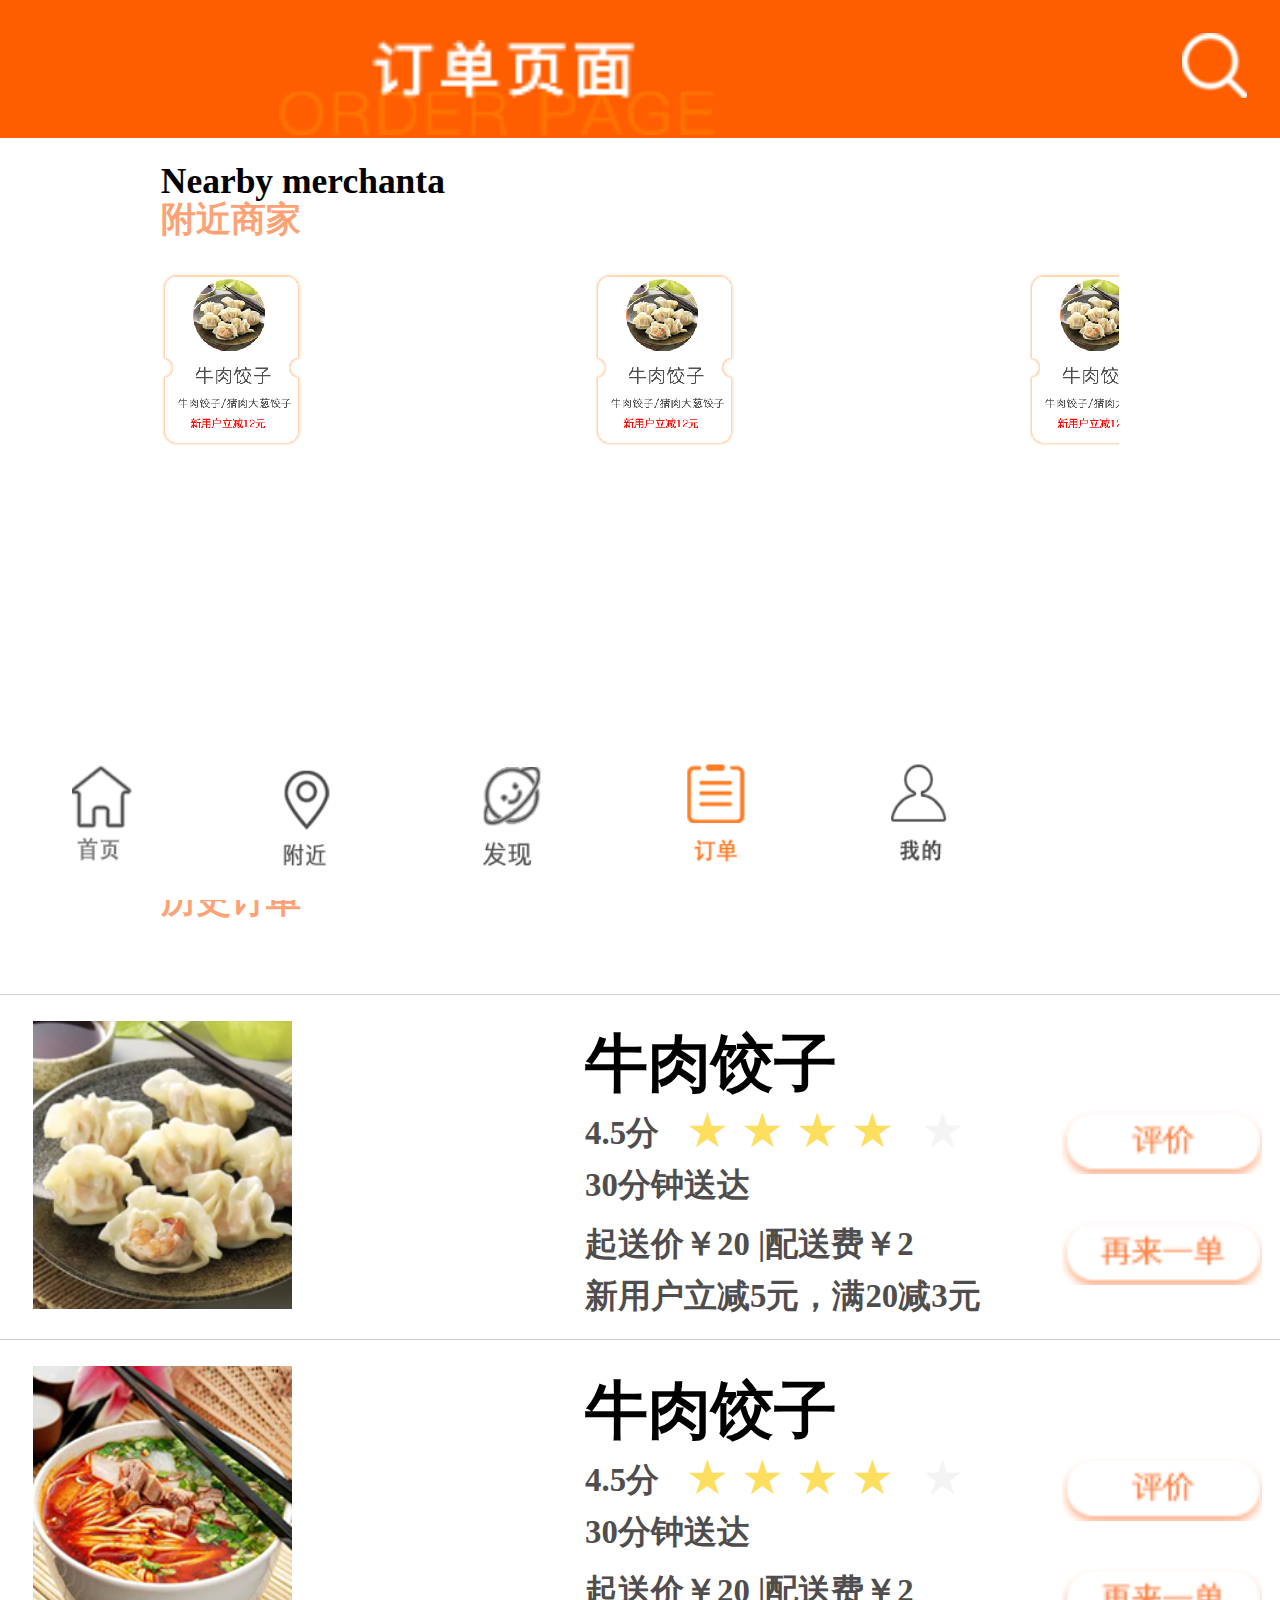
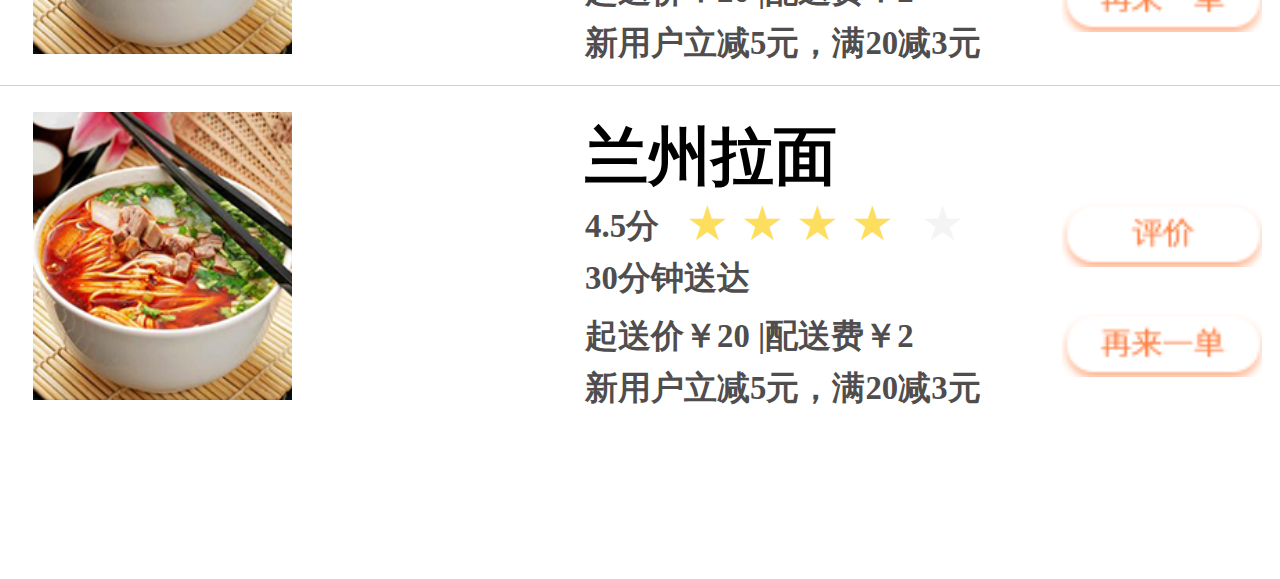
<file: ddxq.html>
<!DOCTYPE html>
<html lang="en">
<head>
	<meta charset="UTF-8">
	<title>订单详情</title>
	<meta name="viewport" content="width=device-width initial-scale=1.0 user-scalable=no" >
	<link rel="stylesheet" href="css/sjcc.css">
	<link rel="stylesheet" href="css/ddxq.css">
</head>
<body>
	<!-- 头部开始 -->
	<header>
		<div class="top">
			<div class="lasta">
				<div class="dp">
					<img src="img/shangpingxiangqing/dingdanyemian.png" alt="">
				</div>
				<div class="fx">
					<div class="fenxiang">
						<img src="img/sousuo.png" alt="">
					</div>
					</div>
				</div>
			</div>
	</header>
	<!-- 头部结束 -->
	<!-- 内容开始 -->
	<main>
		<div class="container">
		<div class="tm">
			<div class="right">
				<h2>Nearby merchanta<p>附近商家</p></h2>
				
			</div>
			<div class="sj">
				<ul>
					<li>
						<img src="img/dingdan1.png" alt="">
					</li>
					<li>
						<img src="img/dingdan1.png" alt="">
					</li>
					<li>
						<img src="img/dingdan1.png" alt="">
					</li>
					<li>
						<img src="img/dingdan1.png" alt="">
					</li>
					<li>
						<img src="img/dingdan1.png" alt="">
					</li>
				</ul>
			</div>

			
	</main>
	<!-- 内容结束 -->
	<!-- 列表 -->
	<div class="nr">
	<div class="container">
	<div class="tm tm2">
			<div class="right">
				<h2>Historical order<p>历史订单</p></h2>
			</div>
		</div></div>
	<div class="list">

		<div class="lb">
			<ul>
				<li>
				<a href="dpxq.html">
				<div class="y">
					<div class="mc">
						<h1>牛肉饺子</h1>
					</div>
					<div class="pf">
					<h6>4.5分</h6>
					<span>★ ★ ★ ★ </span>
					<span> ★ </span>
					<div class="wz">
						<img src="img/shangpingxiangqing/pingjia (2).png" alt="">
					</div>
				    <div class="pf">
					<h6>30分钟送达</h6>
					</div>
					<div class="pf">
					<h6>起送价￥20 |配送费￥2</h6>
					<div class="wz">
						<img src="img/shangpingxiangqing/zailaiyidan.png" alt="">
					</div>
					<p>新用户立减5元，满20减3元</p>
						
					</div>
					</div>
					</div>
					<div class="z">
						<img src="img/lb1.png" alt="">
					</div>

					<div class="y">
					<div class="mc">
						<h1>牛肉饺子</h1>
					</div>
					<div class="pf">
					<h6>4.5分</h6>
					<span>★ ★ ★ ★ </span>
					<span> ★ </span>
					<div class="wz">
						<img src="img/shangpingxiangqing/pingjia (2).png" alt="">
			
					</div>
				    <div class="pf">
					<h6>30分钟送达</h6>
					</div>
					<div class="pf">
					<h6>起送价￥20 |配送费￥2</h6>
					<div class="wz">
						<img src="img/shangpingxiangqing/zailaiyidan.png" alt="">
					</div>
					<p>新用户立减5元，满20减3元</p>
						
					</div>
					</div>
					</div>
					</a>
				</li>
				<li>
						<div class="z">
						<img src="img/lb2.png" alt="">
					</div>
					<div class="y">
					<div class="mc">
						<h1>兰州拉面</h1>
					</div>
					<div class="pf">
					<h6>4.5分</h6>
					<span>★ ★ ★ ★ </span>
					<span> ★ </span>
					<div class="wz">
						<img src="img/shangpingxiangqing/pingjia (2).png" alt="">
			
					</div>
				    <div class="pf">
					<h6>30分钟送达</h6>
					</div>
					<div class="pf">
					<h6>起送价￥20 |配送费￥2</h6>
					<div class="wz">
						<img src="img/shangpingxiangqing/zailaiyidan.png" alt="">
					</div>
					<p>新用户立减5元，满20减3元</p>
						
					</div>
					</div>
						

					</div>
				</li>
				<li>
						<div class="z">
						<img src="img/lb2.png" alt="">
					</div>
					
				</li>
			</ul>
		</div>
	</div>
	<div class="kb"></div>
	</div>

	<!-- 底部 -->
	<footer>
	<div class="dibu">
				<a href="index.html"><img src="img/shouyehui.png" alt="" class="sy"></a>
				<img src="img/fujinhui.png" alt="" class="fujian">
				<img src="img/faxianhui.png" alt="" class="faxian">
				<a href="ddxq.html"><img src="img/dingdanju.png" alt="" class="dingdan"></a>
				<a href="grym.html"><img src="img/wodehui.png" alt="" class="wode">
				</a>
		</div>
	</footer>
	</div>
		</div>
</body>
</html>
</file>
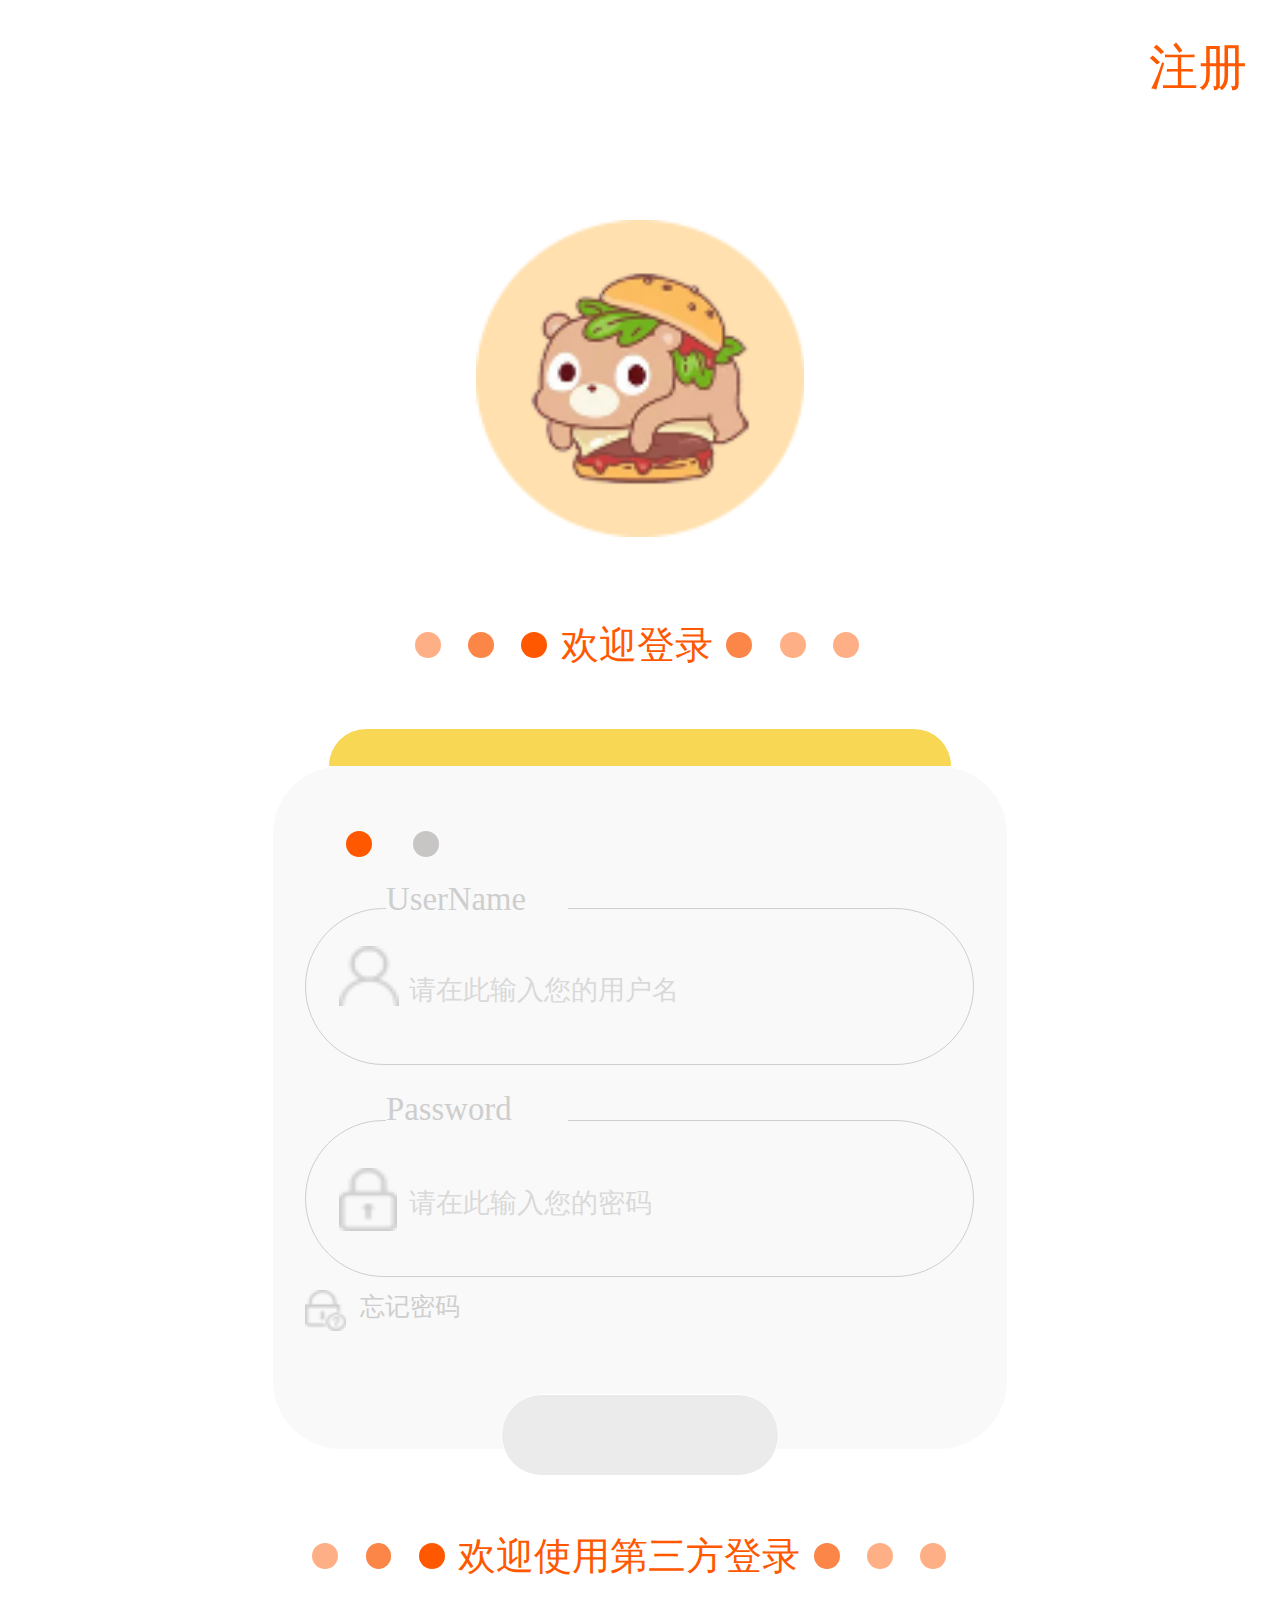
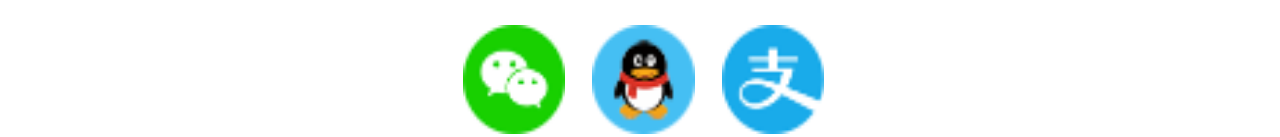
<file: dl.html>
<!DOCTYPE html>
<html lang="en">
<head>
	<meta charset="UTF-8">
	<title>登录</title>
	<meta name="viewport" content="width=device-width initial-scale=1.0 user-scalable=no" >
	<!-- <script src="js/dl.js"></script> -->
	<link rel="stylesheet" href="https://at.alicdn.com/t/font_793301_ssczj2jw8zn.css">
	<link rel="stylesheet" href="css/sjcc.css">
	<link rel="stylesheet" href="css/dl.css">
</head>
<body>
	<header>
		<div class="zhuce">
			<a href="zhuce.html">注册</a></div>
		<div class="pic">
			<img src="img/zhuce/touxiang.png" alt="">
		</div>
		<div class="dl">
		<div class="yd1"></div>
		<div class="yd1"></div>
		<div class="yd1"></div>
		<span>欢迎登录</span>
		<div class="yd1"></div>
		<div class="yd1"></div>
		<div class="yd1"></div>
		</div>
	</header>
	<main>
		<div class="wk">
		</div>
		<div class="dlk">
			<div class="yd">	</div>
			<div class="yd">	</div>
			<div class="yh">
			<div class="user">UserName</div>
			<img src="img/zhuce/yonghu.png" alt="" class="yh-pic">
			<p class="cuowu1">请输入正确的账号</p>
			<input type="text" class="yhm" placeholder="请在此输入您的用户名">
			</div>
			<div class="mima">
			<div class="mm">Password</div>
			<img src="img/zhuce/mima.png" alt="" class="mm-pic">
			<p class="cuowu2">请输入正确的密码</p>
			<input type="password" class="m" placeholder="请在此输入您的密码">
			</div>
			<div class="wj">
				<img src="img/zhuce/wangjimima.png" alt="">	<a href="">忘记密码</a>
			</div>
			<div class="ture">
	    	<i class="iconfont icon-dui"></i>
	    </div>

		</div>
	</main>
	<footer>
		<div class="top">
			<div class="dl-top">
		<div class="yd1"></div>
		<div class="yd1"></div>
		<div class="yd1"></div>
		<span>欢迎使用第三方登录</span>
		<div class="yd1"></div>
		<div class="yd1"></div>
		<div class="yd1"></div>
		</div>
		</div>
		<div class="bottom">
		<img src="img/zhuce/weixin.png" alt="">
		<img src="img/zhuce/qq.png" alt="">
		<img src="img/zhuce/zhifubao.png" alt="">
		</div>
	</footer>
</body>
</html>
<script>
    let phone=document.querySelector(".yhm");
    let password=document.querySelector(".m");
    let ture=document.querySelector(".ture");
    console.log(phone,password,ture);
      password.onblur=function () {
        if (phone.value=="111" && password.value=="123"){
            ture.style.background="#ff5900";

        }
    } 
    ture.onclick=function () {
        if (phone.value=="111" && password.value=="123"){
            window.open("index.html");
		}
    }
</script>
</file>
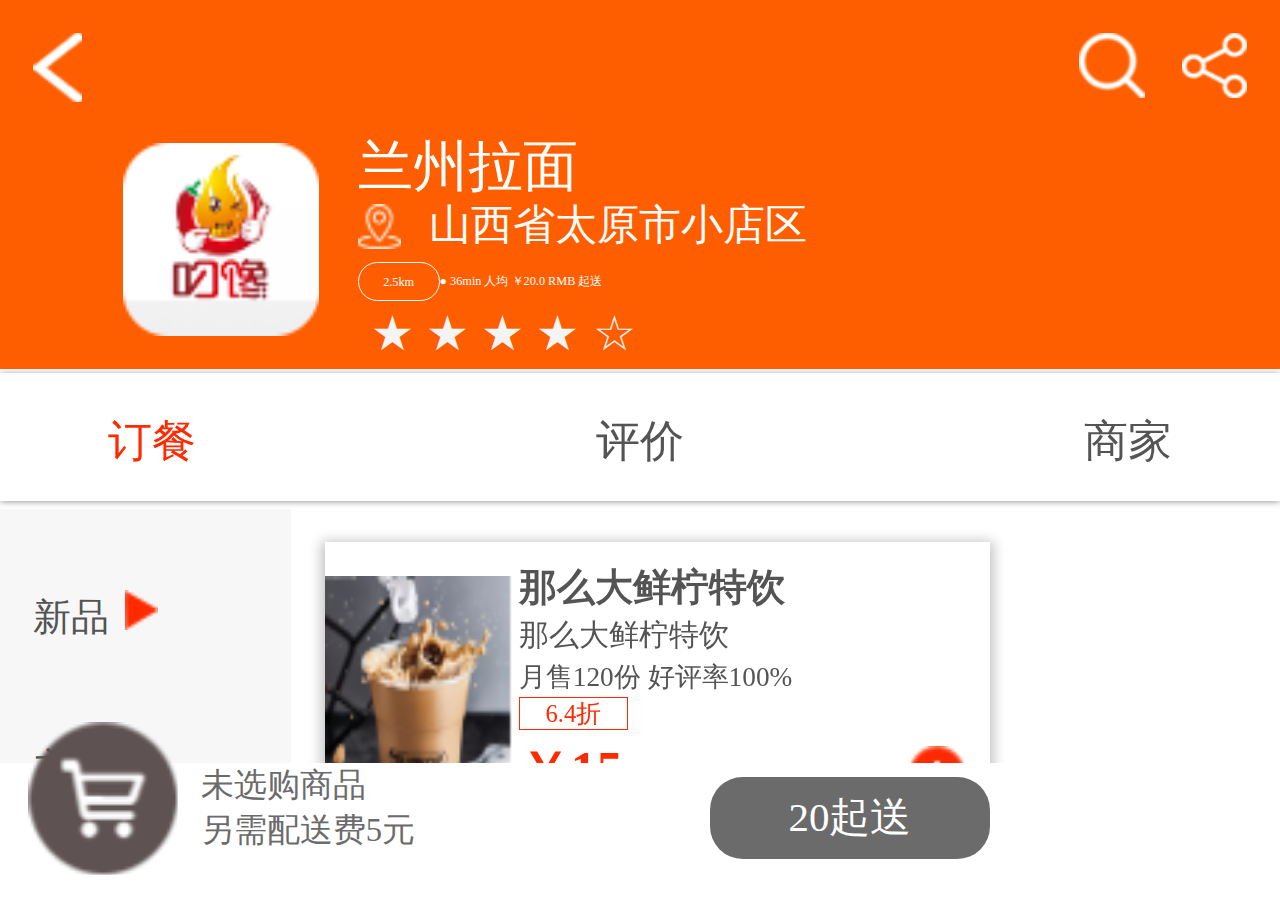
<file: dpxq.html>
<!DOCTYPE html>
<html lang="en">
<head>
	<meta charset="UTF-8">
	<title>店铺详情</title>
	<meta name="viewport" content="width=device-width initial-scale=1.0 user-scalable=no" >
	<script src="js/dpxq.js"></script>
	<link rel="stylesheet" href="css/sjcc.css">
	<link rel="stylesheet" href="css/dpxq.css">
</head>
<body>
	<!-- 头部 -->
	<header>
		<div class="top">
			<div class="lasta">
				<div class="fh">
				<a href="index.html">
					<img src="img/dianpuxiangqing/fanhui.png" alt=""></a>
				</div>
				<div class="fx">
					<div class="ss">
						<img src="img/sousuo.png" alt="">
					</div>
					<div class="fenxiang">
						<img src="img/dianpuxiangqing/fenxiang.png" alt="">
					</div>
				</div>
			</div>
			<div class="lastb">
				<div class="log">
					<img src="img/dianpuxiangqing/log.png" alt="">
				</div>
				<div class="nr">
				<div class="pf">
				<h1>兰州拉面</h1>
				<div class="position">
			<img src="img/dianpuxiangqing/weizhi.png" alt="" class="position-pic">
			<h3>山西省太原市小店区</h3>
		</div>
				<div class="wz">
					<div class="pssj">
						2.5km
					</div>
					<div class="shijian"><p>	● 36min 人均 ￥20.0 RMB 起送</p>	</div>
					</div>
				<span>★ ★ ★ ★ </span>
				<span> ☆ </span>
					</div>
				</div>
			</div>
		</div>
		<div class="bottom">
			<p>本店欢迎订餐 高峰期间请提前两个小时预订	</p>
		</div>
	</header>
	<!-- 内容 -->
		<div class="daohang">
		<div class="fl"><a href="">订餐</a></div>
		<div class="fl"><a href="spxq.html">评价</a></div>
		<div class="fl"><a href="">商家</a></div>
	</div>
	<nav>
		<div class="list">
			<ul>
				<li>新品<img src="img/dianpuxiangqing/xiaojiantou.png" alt=""></li>

				<li>主食</li>
				<li>看球助威餐</li>
				<li>超值套餐</li>
				<li>小食</li>
				<li>饮品</li>
				<li>甜品</li>
			</ul>
		</div>
		<div class="content">
			<ul>
				<li>
					<div class="pic">
					</div>
					<div class="wenzi">
						<h1><a href="">那么大鲜柠特饮</a></h1>
						<h2>那么大鲜柠特饮</h2>
						<h3>月售120份   好评率100%</h3>
						<div class="si">
							<div class="zhe">6.4折</div>
						</div>
						<div class="wu">
							<h5>￥15</h5>
							<img src="img/jiahao.png" alt="">
							<h6>1</h6>
							<img src="img/jian.png" alt="">
						</div>
					</div>
				</li>
				<li>
					<div class="pic2"></div>
					<div class="wenzi">
						<h1><a href="">那么大鲜柠特饮</a></h1>
						<h2>那么大鲜柠特饮</h2>
						<h3>月售120份   好评率100%</h3>
						<div class="si">
							<div class="zhe">6.4折</div>
						</div>
						<div class="wu">
							<h5>￥15</h5>
							<img src="img/dianpuxiangqing/jiahao.png" alt="">

						</div>
					</div>
				</li>
				<li>
					<div class="pic3"></div>
					<div class="wenzi">
						<h1><a href="">那么大鲜柠特饮</a></h1>
						<h2>那么大鲜柠特饮</h2>
						<h3>月售120份   好评率100%</h3>
						<div class="si">
							<div class="zhe">6.4折</div>
						</div>
						<div class="wu">
							<h5>￥15</h5>
							<img src="img/dianpuxiangqing/jiahao.png" alt="">

						</div>
					</div>
				</li>
				<li>
					<div class="pic4"></div>
					<div class="wenzi">
						<h1><a href="">那么大鲜柠特饮</a></h1>
						<h2>那么大鲜柠特饮</h2>
						<h3>月售120份   好评率100%</h3>
						<div class="si">
							<div class="zhe">6.4折</div>
						</div>
						<div class="wu">
							<h5>￥15</h5>
							<img src="img/dianpuxiangqing/jiahao.png" alt="">

						</div>
					</div>
				</li>
			</ul>
		</div>
	</nav>
	<div class="bottom">
		<div class="pic"></div>
		<div class="weixuan">
			<h1>未选购商品</h1>
			<h1>另需配送费5元</h1>
		</div>
		<div class="qisong">20起送</div>
	</div>
	<div class="bottom bot">
		<div class="pic"></div>
		<div class="weixuan">
			<h1>￥<span>49.9</span></h1>
			<h1>另需配送费5元</h1>
		</div>
		<div class="qisong">去结算</div>
	</div>
	<div class="mask">
		<div class="upper">
			<div class="tu">
				 <p>×</p>
			</div>
			<div class="xia">
				<p>那么大鲜柠特饮</p>
				<h6>月售15份 好评率100%</h6>
				<h5>合计：<span>15</span></h5>
				<a href="querendingdan.html"><div class="q">确认支付</div></a>
			</div>
		</div>
	</div>


</body>
</html>
</file>
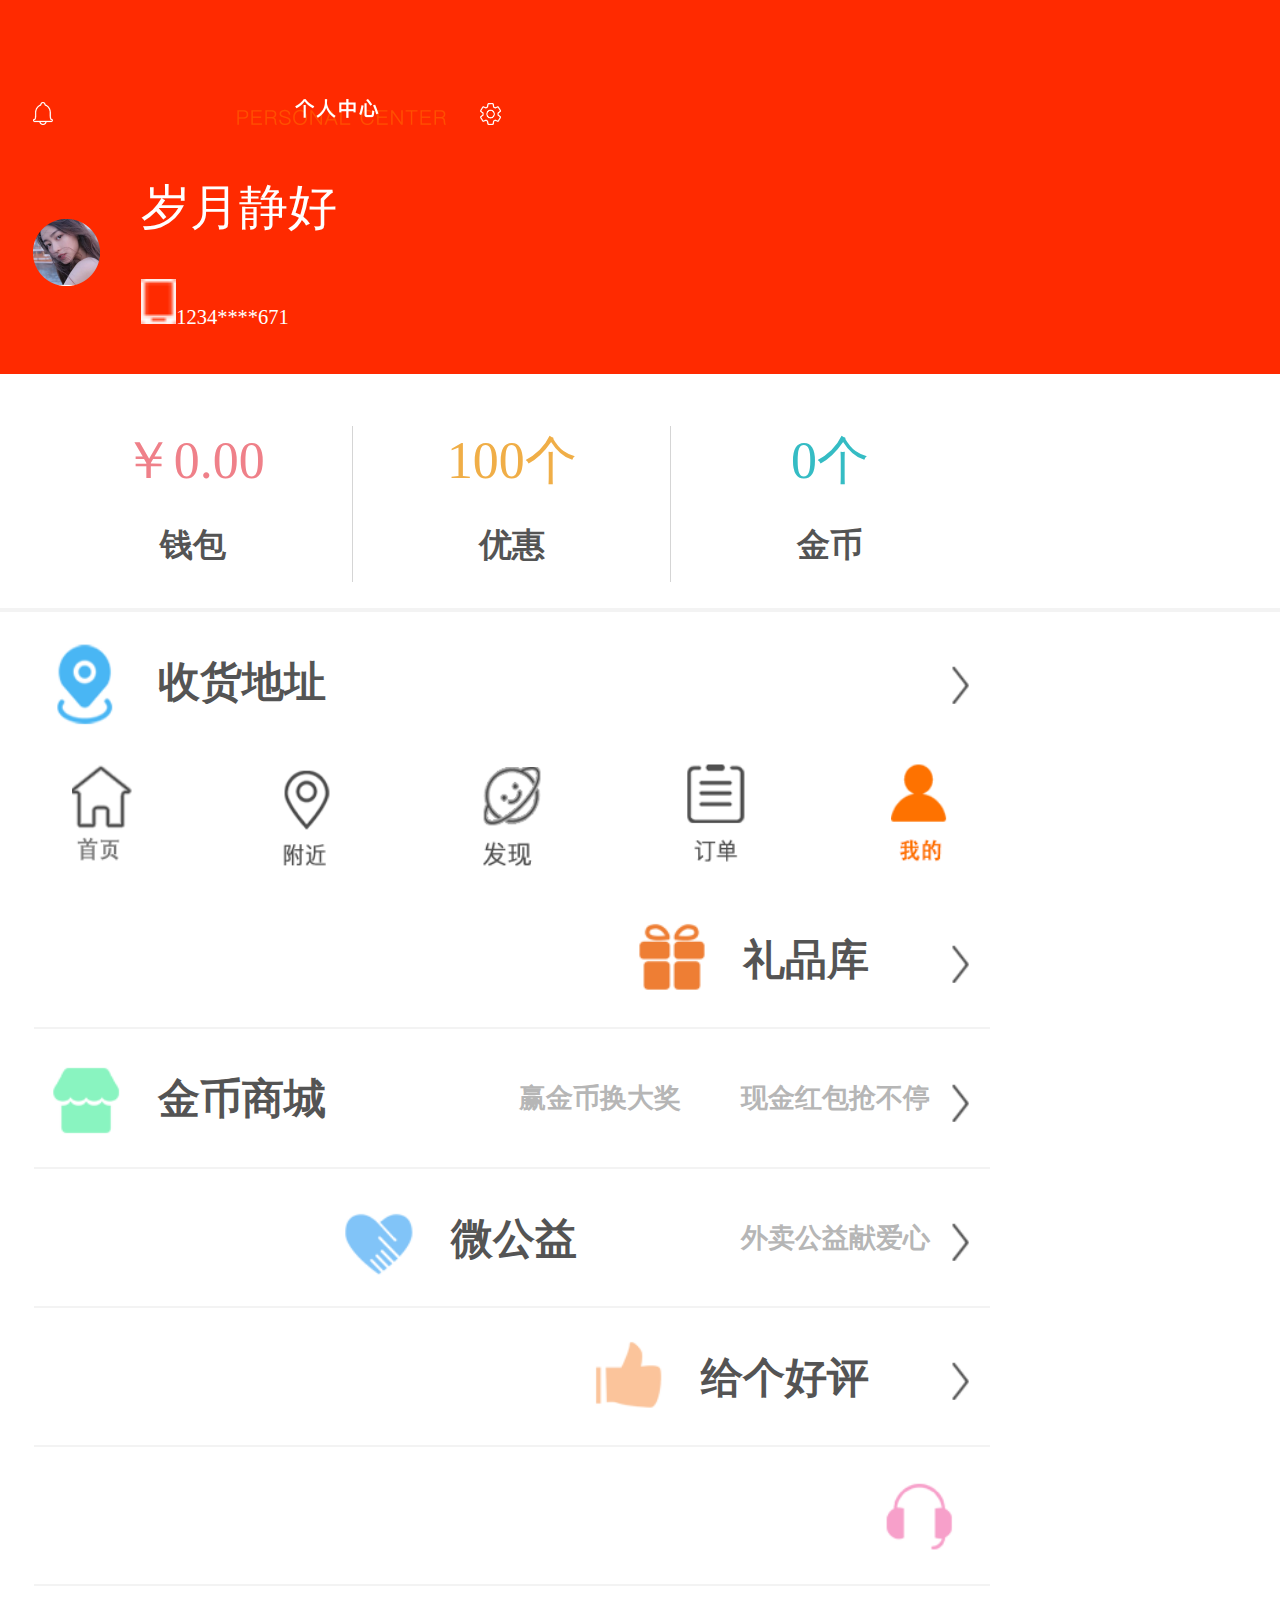
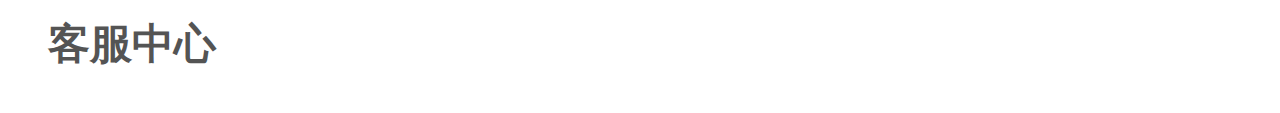
<file: grym.html>
<!DOCTYPE html>
<html lang="en">
<head>
	<meta charset="UTF-8">
	<title>个人页面</title>
	<meta name="viewport" content="width=device-width initial-scale=1.0 user-scalable=no" >
	<link rel="stylesheet" href="css/sjcc.css">
	<link rel="stylesheet" href="css/grym.css">
</head>
<body>
	<header>
		<div class="top">
			<img src="img/geren/tixing.png" alt="">
			<img src="img/geren/gerenzhongxin.png" alt="">
			<img src="img/geren/shezhi.png" alt="">
		</div>
		<div class="bottom">
			<img src="img/geren/touxiang.png" alt="">
			<div class="last">
				<h6>岁月静好</h6>
				
				<p><img src="img/geren/shouji.png" alt="">1234****671</p>
		</div>
		</div>
		
	</header>
	<main>
		  <div class="daohang">
		<ul>
			<li>
				<p>￥0.00</p>
				<h6>钱包</h6>
			</li>
			<li>
				<p>100个</p>
				<h6>优惠</h6>
			</li>
			<li>
				<p>0个</p>
				<h6>金币</h6>
			</li>
		</ul>
	</div>
	<div class="content">
		<ul>
			<li>
				<img src="img/images6/images/10.png" alt="">
				<p>收货地址</p>
			</li>
			<li>
				<img src="img/images6/images/11.png" alt="">
				<p>我的收藏</p>
			</li>
			<li>
				<img src="img/images6/images/12.png" alt="">
				<p>礼品库</p>
				<h6>现金红包抢不停</h6>
			</li>
			<li>
				<img src="img/images6/images/13.png" alt="">
				<p>金币商城</p>
				<h6>赢金币换大奖</h6>
			</li>
			<li>
				<img src="img/images6/images/14.png" alt="">
				<p>微公益 </p>
				<h6>外卖公益献爱心</h6>
			</li>
			<li>
				<img src="img/images6/images/15.png" alt="">
				<p>给个好评</p>
			</li>
			<li>
				<img src="img/images6/images/16.png" alt="">
				<p>客服中心</p>
			</li>
		</ul>
	</div>
	</main>
	<!-- 底部 -->
	<footer>
	<div class="dibu">
				<a href="index.html"><img src="img/shouyehui.png" alt="" class="sy"></a>
				<img src="img/fujinhui.png" alt="" class="fujian">
				<img src="img/faxianhui.png" alt="" class="faxian">
				<a href="ddxq.html"><img src="img/dingdanhui.png" alt="" class="dingdan"></a>
				<a href="grym.html"><img src="img/wodeju.png" alt="" class="wode">
				</a>
		</div>
	</footer>
</body>
</html>
</file>
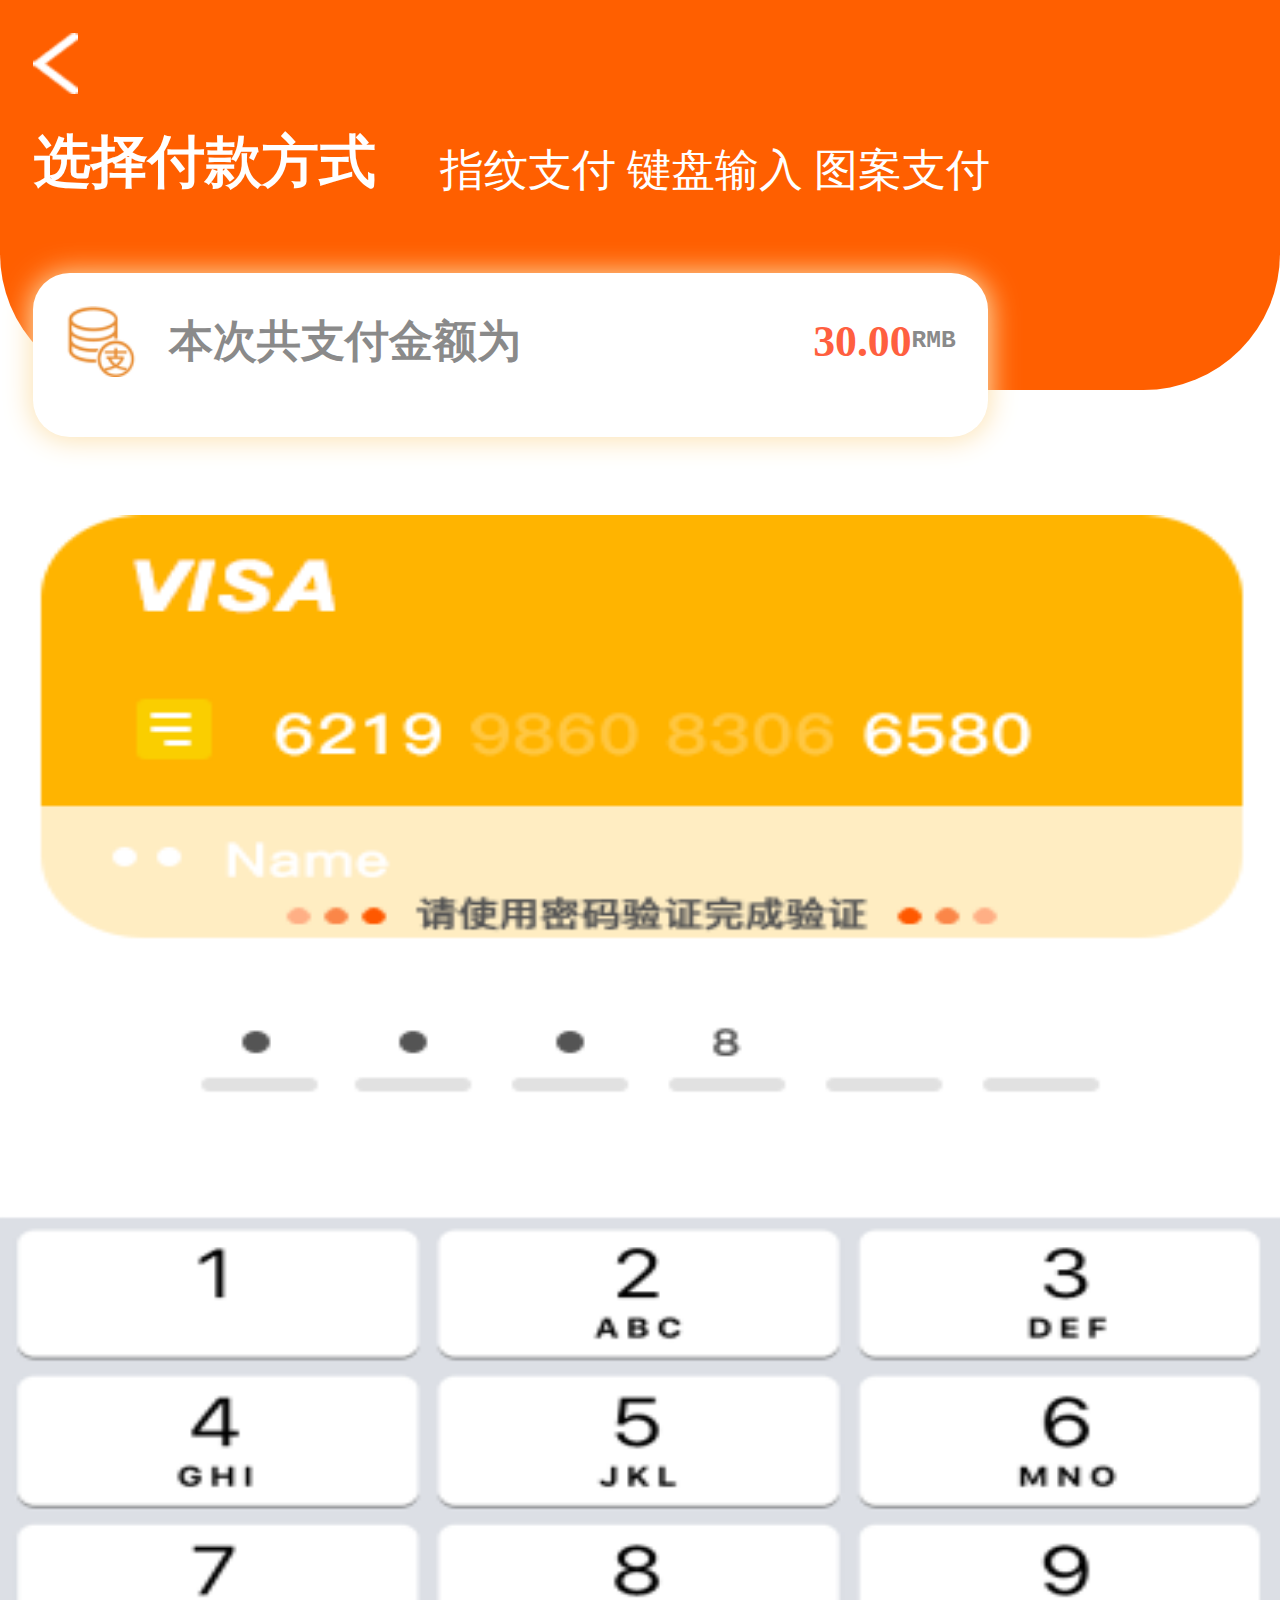
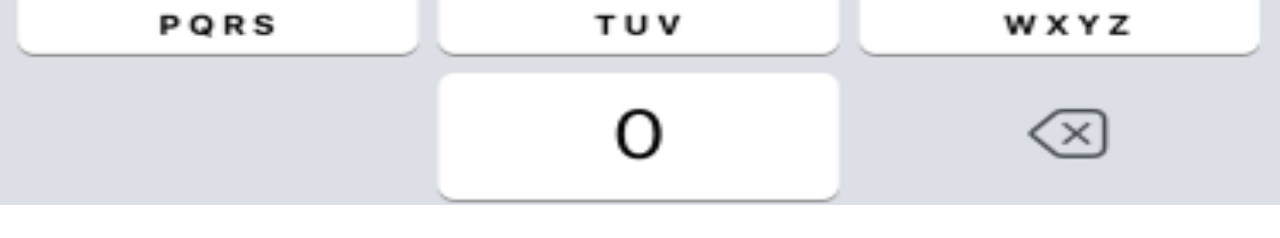
<file: jpzf.html>
<!DOCTYPE html>
<html lang="en">
<head>
	<meta charset="UTF-8">
	<title>键盘支付</title>
	<meta name="viewport" content="width=device-width,initial-scale=1.0,user-scalable=no">

	<link rel="stylesheet" href="css/sjcc.css">
	<link rel="stylesheet" href="css/zwzf.css">
</head>
<body>
	<!-- 头部 -->
	<header>
		<div class="top">
		<div class="center"><img src="img/dianpuxiangqing/fanhui.png" alt="">
		<a href="shangjiaxiangqing.html">
		</div></a>
			
		</div>
		<div class="dizhi">
			<div class="yi">
				<h6>选择付款方式</h6>
				<p>
				<a href="zwzf.html">指纹支付</a> 
				<a href="jpzf.html">键盘输入 </a>
				<a href="tazf.html">图案支付</a></p>
			</div>
		</div>
		<div class="time">
				<img src="img/zhifufangshi/zw1.png" alt="">
				<p>本次共支付金额为</p>
				<span>30.00 <pre>RMB</pre></span>
		</div>
	</header>
	<!-- 头部结束 -->
	<!-- 底部开始 -->
	<footer>
		<a href="zfcg.html">
		<img src="img/zhifufangshi/jp1.png" alt="">
		</a>
	</footer>
	<!-- 底部结束 -->
</body>
</html>
</file>
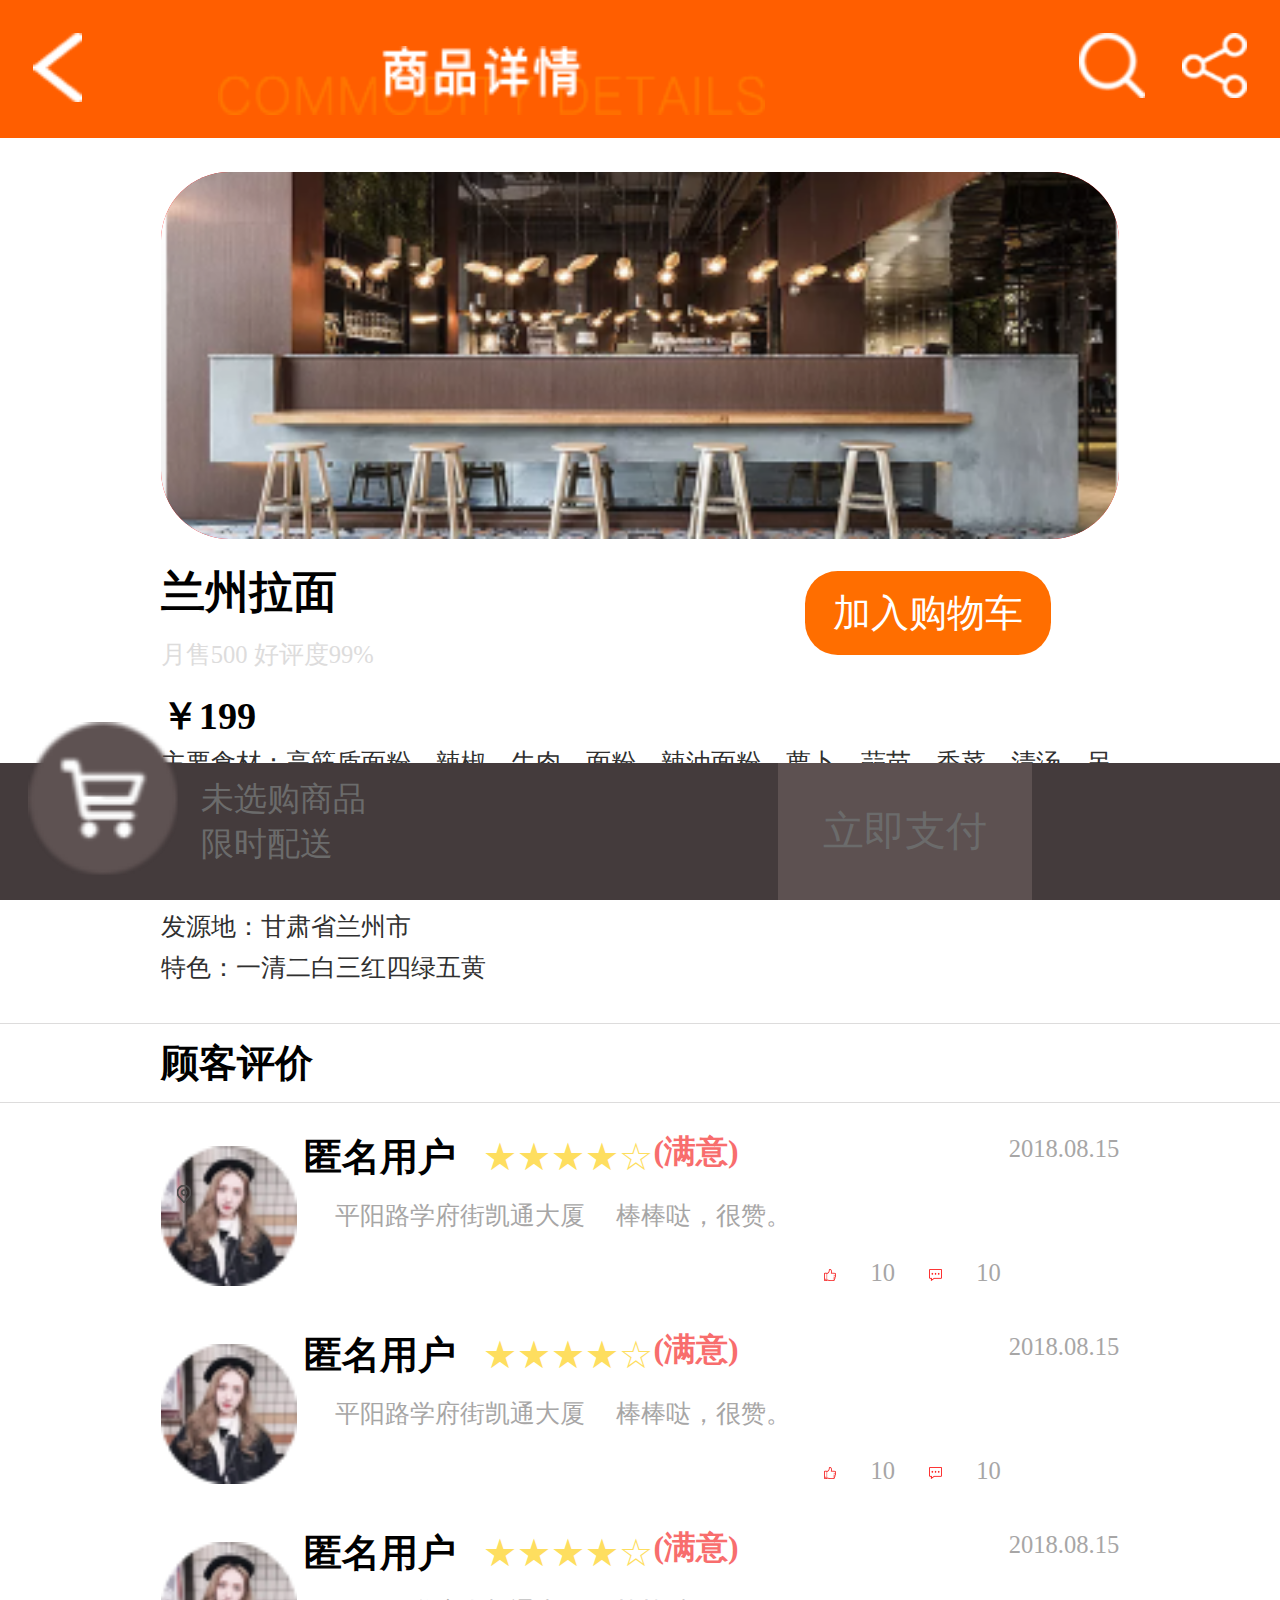
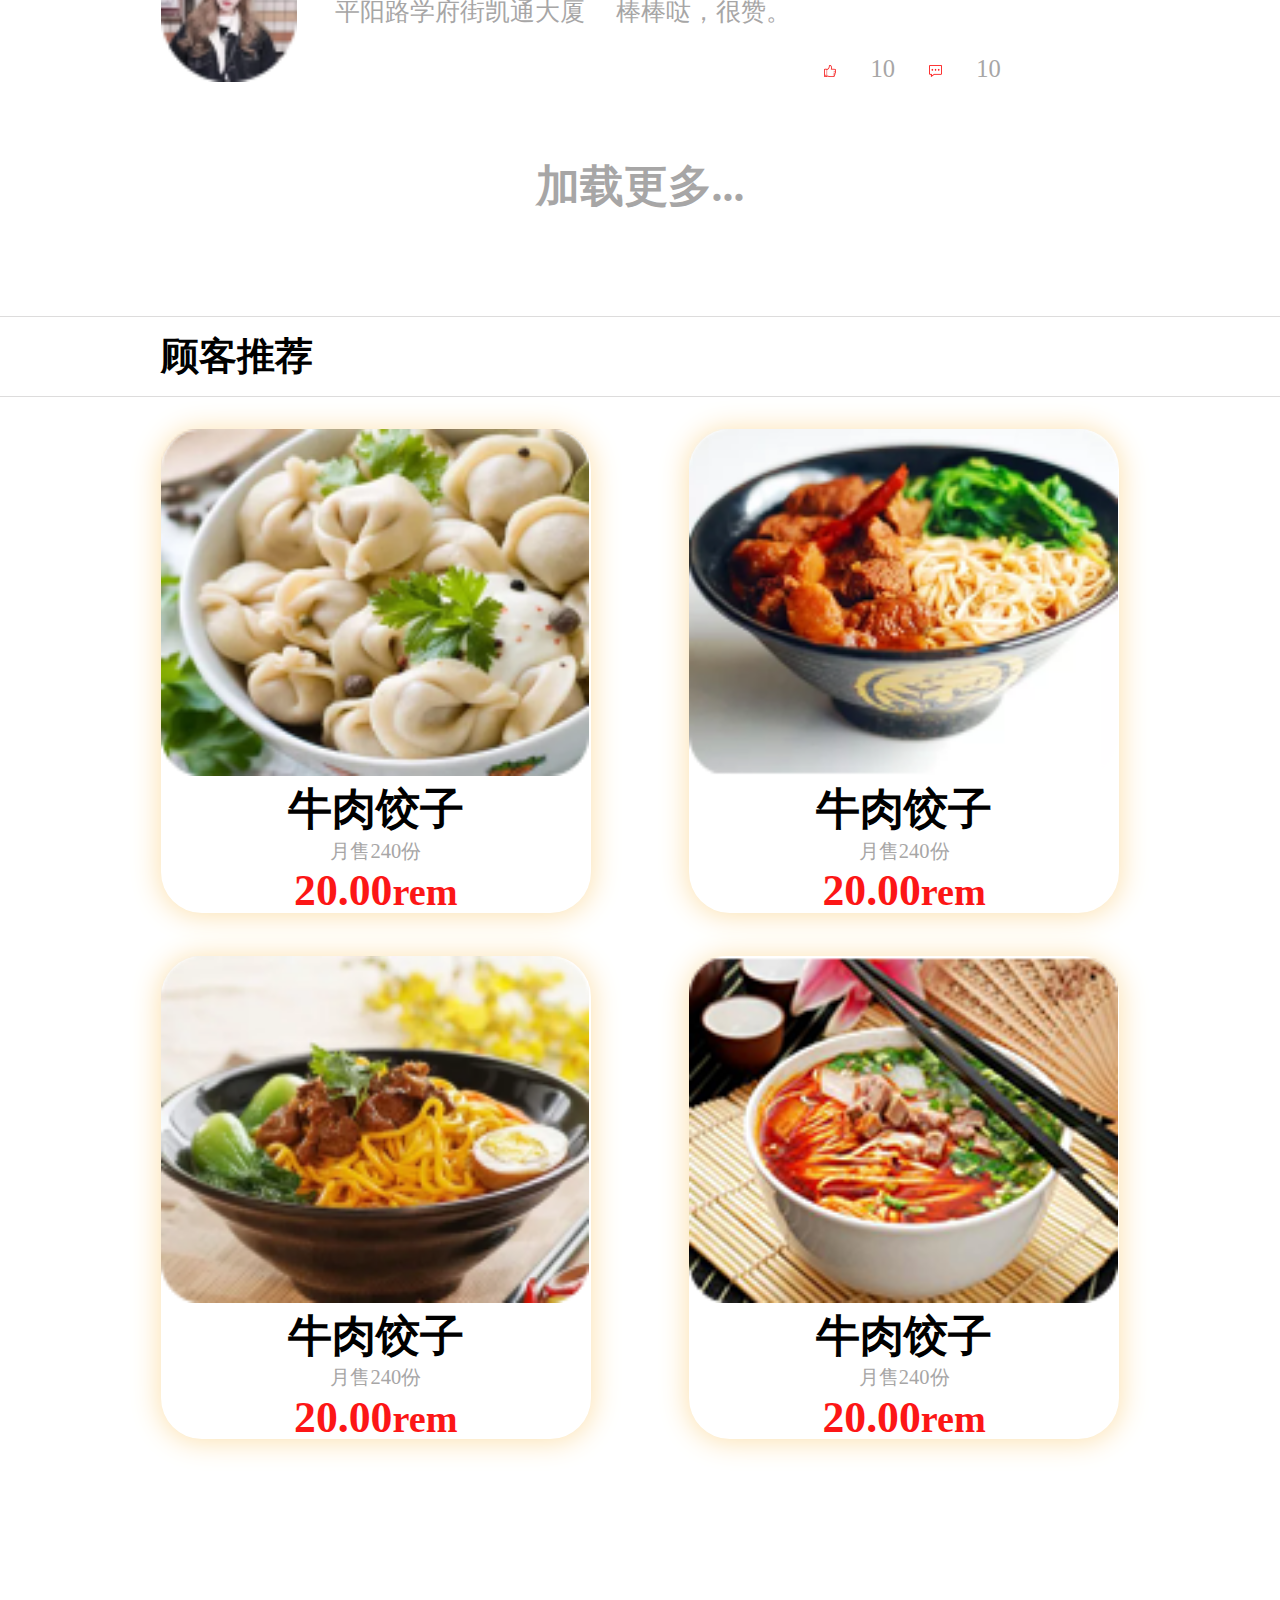
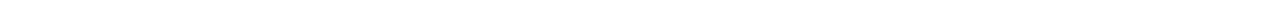
<file: spxq.html>
<!DOCTYPE html>
<html lang="en">
<head>
	<meta charset="UTF-8">
	<title>商品详情</title>
	<meta name="viewport" content="width=device-width initial-scale=1.0 user-scalable=no" >
	<link rel="stylesheet" href="css/sjcc.css">
	<link rel="stylesheet" href="css/spxq.css">
</head>
<body>
	<!-- 头部开始 -->
	<header>
		<div class="top">
			<div class="lasta">
				<div class="fh">
				<a href="dpxq.html">
					<img src="img/dianpuxiangqing/fanhui.png" alt="">
				</a>
				</div>
				<div class="dp">
					<img src="img/shangpingxiangqing/shangpingxiangqing.png" alt="">
				</div>
				<div class="fx">
					<div class="ss">
						<img src="img/sousuo.png" alt="">
					</div>
					<div class="fenxiang">
						<img src="img/dianpuxiangqing/fenxiang.png" alt="">
					</div>
					</div>
				</div>
			</div>
	</header>
	<!-- 头部结束 -->
	<!-- banner开始 -->
	<div class="banner">
		<div class="container">
			<div class="banner-t">
				<img src="img/shangpingxiangqing/lb.png" alt="">
				</div>
			</div>
		</div>
	<!-- banner结束 -->
	<!-- 内容开始 -->
	<main>
		<div class="container">
			<div class="main-left">
				<h2>兰州拉面</h2>
				<p>月售500 好评度99%</p>
				<h3>￥199</h3>
			</div>
			<div class="main-right">
				<div class="qisong">加入购物车</div>
			</div>
		<div class="main-nr">
			<p>主要食材：高筋质面粉，辣椒，牛肉，面粉，辣油面粉，萝卜，蒜苗，香菜，清汤，另配有小菜<br>分类：传统小吃，西北面食<br>口味:麻辣、鲜甜、原汤<br>发源地：甘肃省兰州市<br>特色：一清二白三红四绿五黄</p>
		</div>
		</div>
		<div class="main-gk">
			<div class="container">
				<h2>顾客评价</h2>
					<ul class="main-pj">
						<li>
							<div class="pj-tx">
								<img src="img/shangpingxiangqing/touxiang.png" alt="">
							</div>
							<div class="pj-yh">
								<h6>匿名用户</h6>
								<span>
								★★★★☆	
								</span>

								<h5>(满意)</h5>
								<div class="pj-wz">
								<img src="img/shangpingxiangqing/weizhi.png" alt="">
								<p>&nbsp; &nbsp;&nbsp; 平阳路学府街凯通大厦
								</p>
								<p>&nbsp; &nbsp;&nbsp;&nbsp;棒棒哒，很赞。</p>
								</div>
								
								
							</div>
							<div class="dz">
								<p>2018.08.15</p>
								<div class="dz-pl">
									<img src="img/shangpingxiangqing/dianzan.png" alt="">
									<span>10</span>
									<img src="img/shangpingxiangqing/pingjia.png" alt="">
									<span>10</span>
								</div>
							</div>
						</li>
						<li>
								<div class="pj-tx">
								<img src="img/shangpingxiangqing/touxiang.png" alt="">
							</div>
							<div class="pj-yh">
								<h6>匿名用户</h6>
								<span>
								★★★★☆	
								</span>

								<h5>(满意)</h5>
								<div class="pj-wz">
								<img src="img/shangpingxiangqing/weizhi.png" alt="">
								<p>&nbsp; &nbsp;&nbsp; 平阳路学府街凯通大厦
								</p>
								<p>&nbsp; &nbsp;&nbsp;&nbsp;棒棒哒，很赞。</p>
								</div>
								
								
							</div>
							<div class="dz">
								<p>2018.08.15</p>
								<div class="dz-pl">
									<img src="img/shangpingxiangqing/dianzan.png" alt="">
									<span>10</span>
									<img src="img/shangpingxiangqing/pingjia.png" alt="">
									<span>10</span>
								</div>
							</div>
						</li>
						<li>
								<div class="pj-tx">
								<img src="img/shangpingxiangqing/touxiang.png" alt="">
							</div>
							<div class="pj-yh">
								<h6>匿名用户</h6>
								<span>
								★★★★☆	
								</span>

								<h5>(满意)</h5>
								<div class="pj-wz">
								<img src="img/shangpingxiangqing/weizhi.png" alt="">
								<p>&nbsp; &nbsp;&nbsp; 平阳路学府街凯通大厦
								</p>
								<p>&nbsp; &nbsp;&nbsp;&nbsp;棒棒哒，很赞。</p>
								</div>
								
								
							</div>
							<div class="dz">
								<p>2018.08.15</p>
								<div class="dz-pl">
									<img src="img/shangpingxiangqing/dianzan.png" alt="">
									<span>10</span>
									<img src="img/shangpingxiangqing/pingjia.png" alt="">
									<span>10</span>
								</div>
							</div>
						</li>
					</ul>
					<div class="main-jz">
						<h2>加载更多...</h2>
					</div>
					</div>
					<div class="main-tj">
					<div class="container">
					<h2>顾客推荐</h2>
					<ul class="tuijian">
						<li>
							<img src="img/shangpingxiangqing/t1.png" alt="">
							<h2>牛肉饺子</h2>
							<p>月售240份</p>
							<h3>20.00<span>rem</span></h3>
							
						</li>
						<li>
							<img src="img/shangpingxiangqing/t2.png" alt="">
							<h2>牛肉饺子</h2>
							<p>月售240份</p>
							<h3>20.00<span>rem</span></h3>
							
						</li>
						<li>
							<img src="img/shangpingxiangqing/t3.png" alt="">
							<h2>牛肉饺子</h2>
							<p>月售240份</p>
							<h3>20.00<span>rem</span></h3>
							
						</li>
						<li>
							<img src="img/shangpingxiangqing/t4.png" alt="">
							<h2>牛肉饺子</h2>
							<p>月售240份</p>
							<h3>20.00<span>rem</span></h3>
							
						</li>
					</ul>
					</div><div class="main-bd"></div>
			</div>		
			</div>

			
	</main>
	<!-- 内容结束 -->
	<!-- 底部开始 -->
	<div class="bottom">
		<div class="pic"></div>
		<div class="weixuan">
			<h1>未选购商品<br>限时配送</h1>
		</div>
		<a href="querendingdan.html">
		<div class="qisong">立即支付</div>
		</a>
	</div>
	<!-- 底部结束 -->
</body>
</html>
</file>
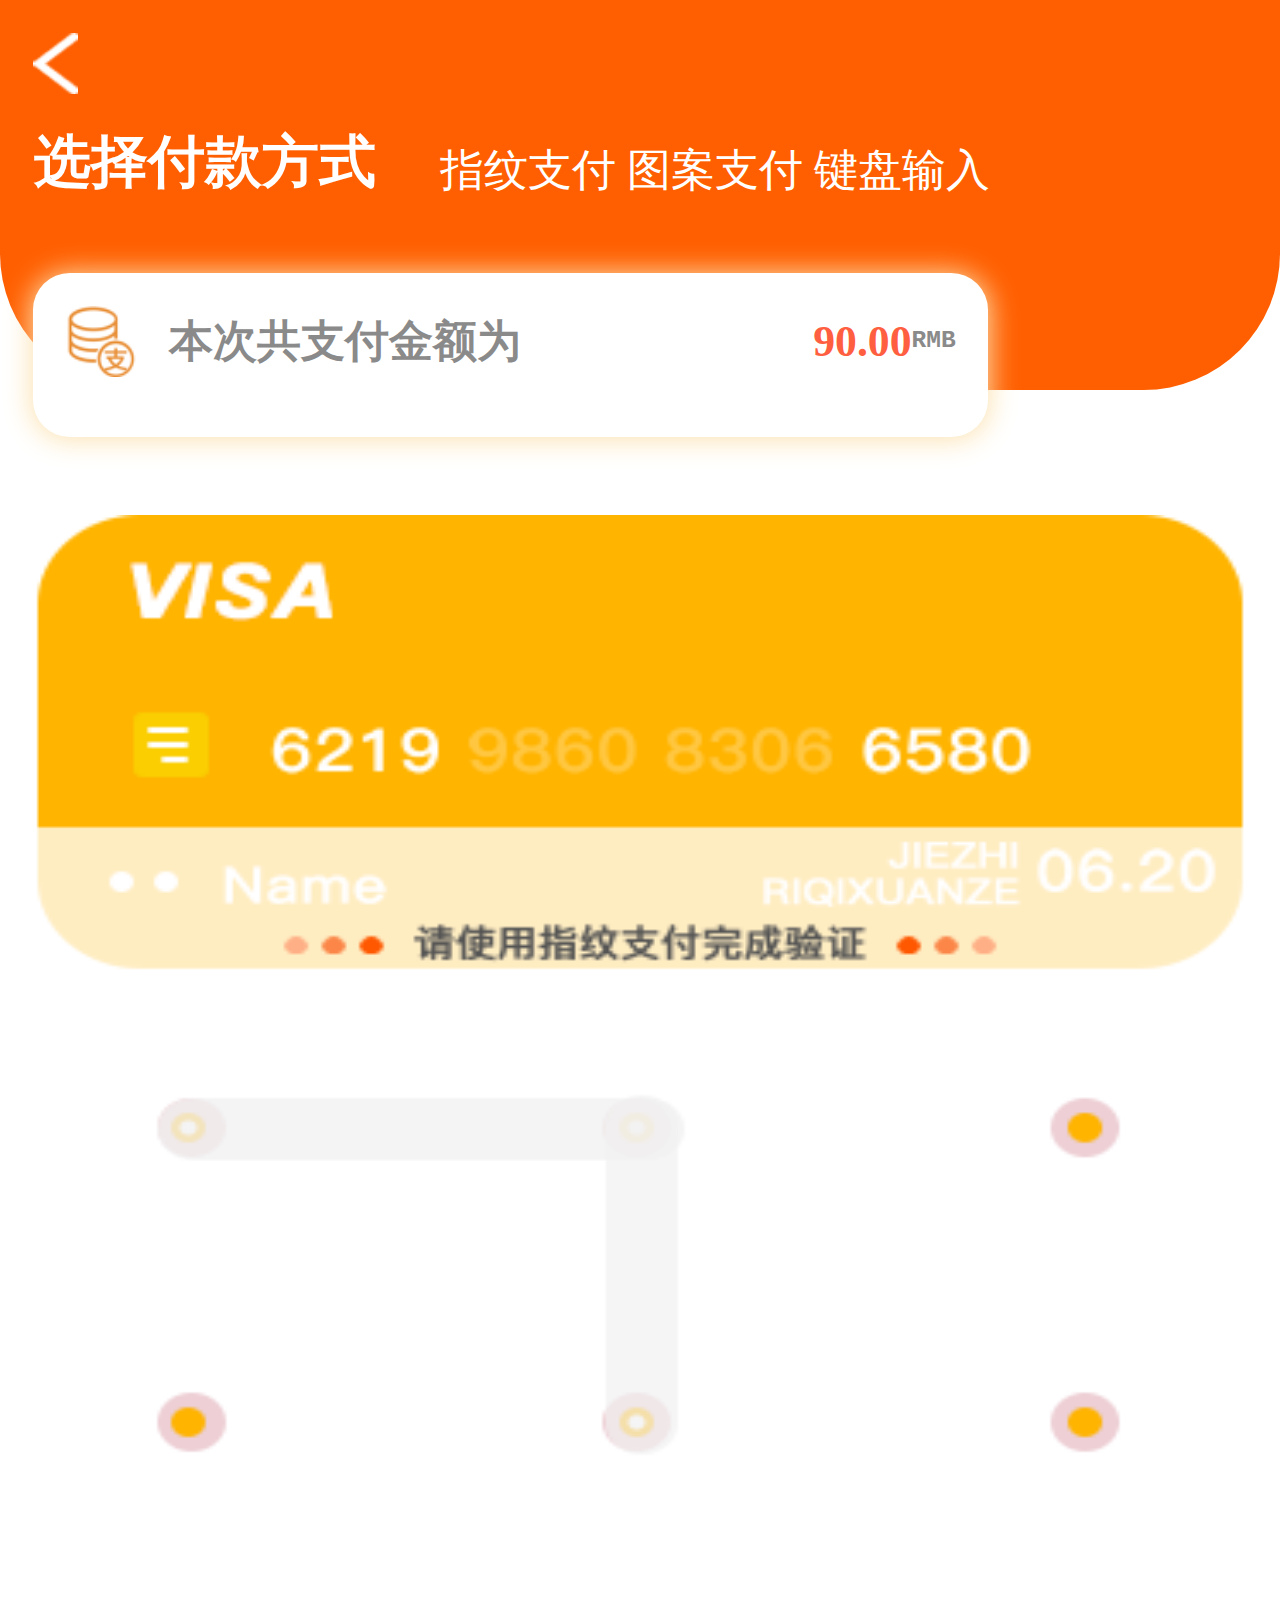
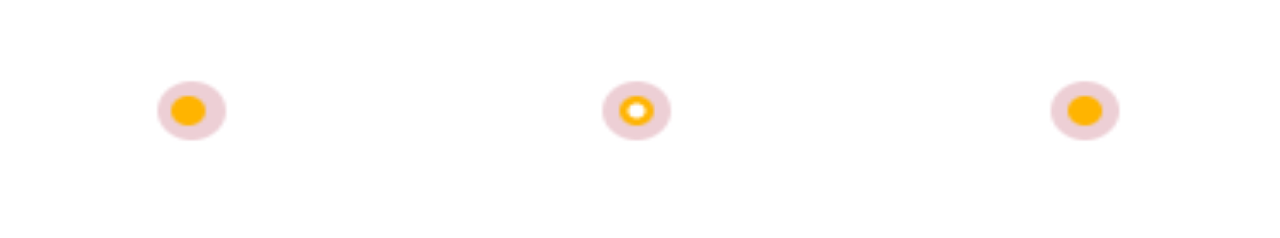
<file: tazf.html>
<!DOCTYPE html>
<html lang="en">
<head>
	<meta charset="UTF-8">
	<title>指纹支付</title>
	<meta name="viewport" content="width=device-width,initial-scale=1.0,user-scalable=no">

	<link rel="stylesheet" href="css/sjcc.css">
	<link rel="stylesheet" href="css/zwzf.css">
</head>
<body>
	<!-- 头部 -->
	<header>
		<div class="top">
		<div class="center"><img src="img/dianpuxiangqing/fanhui.png" alt="">
		<a href="shangjiaxiangqing.html">
		</div></a>
			
		</div>
		<div class="dizhi">
			<div class="yi">
				<h6>选择付款方式</h6>
				<p><a href="zwzf.html">指纹支付</a> 
				<a href="tazf.html">图案支付</a>
				<a href="jpzf.html">键盘输入 </a></p>
			</div>
		</div>
		<div class="time">
				<img src="img/zhifufangshi/zw1.png" alt="">
				<p>本次共支付金额为</p>
				<span>90.00 <pre>RMB</pre></span>
		</div>
	</header>
	<!-- 头部结束 -->
	<!-- 底部开始 -->
	<footer>
	<a href="zfcg.html">
	<img src="img/zhifufangshi/ta1.png" alt="">
	</a>
		
	</footer>
	<!-- 底部结束 -->
</body>
</html>
</file>
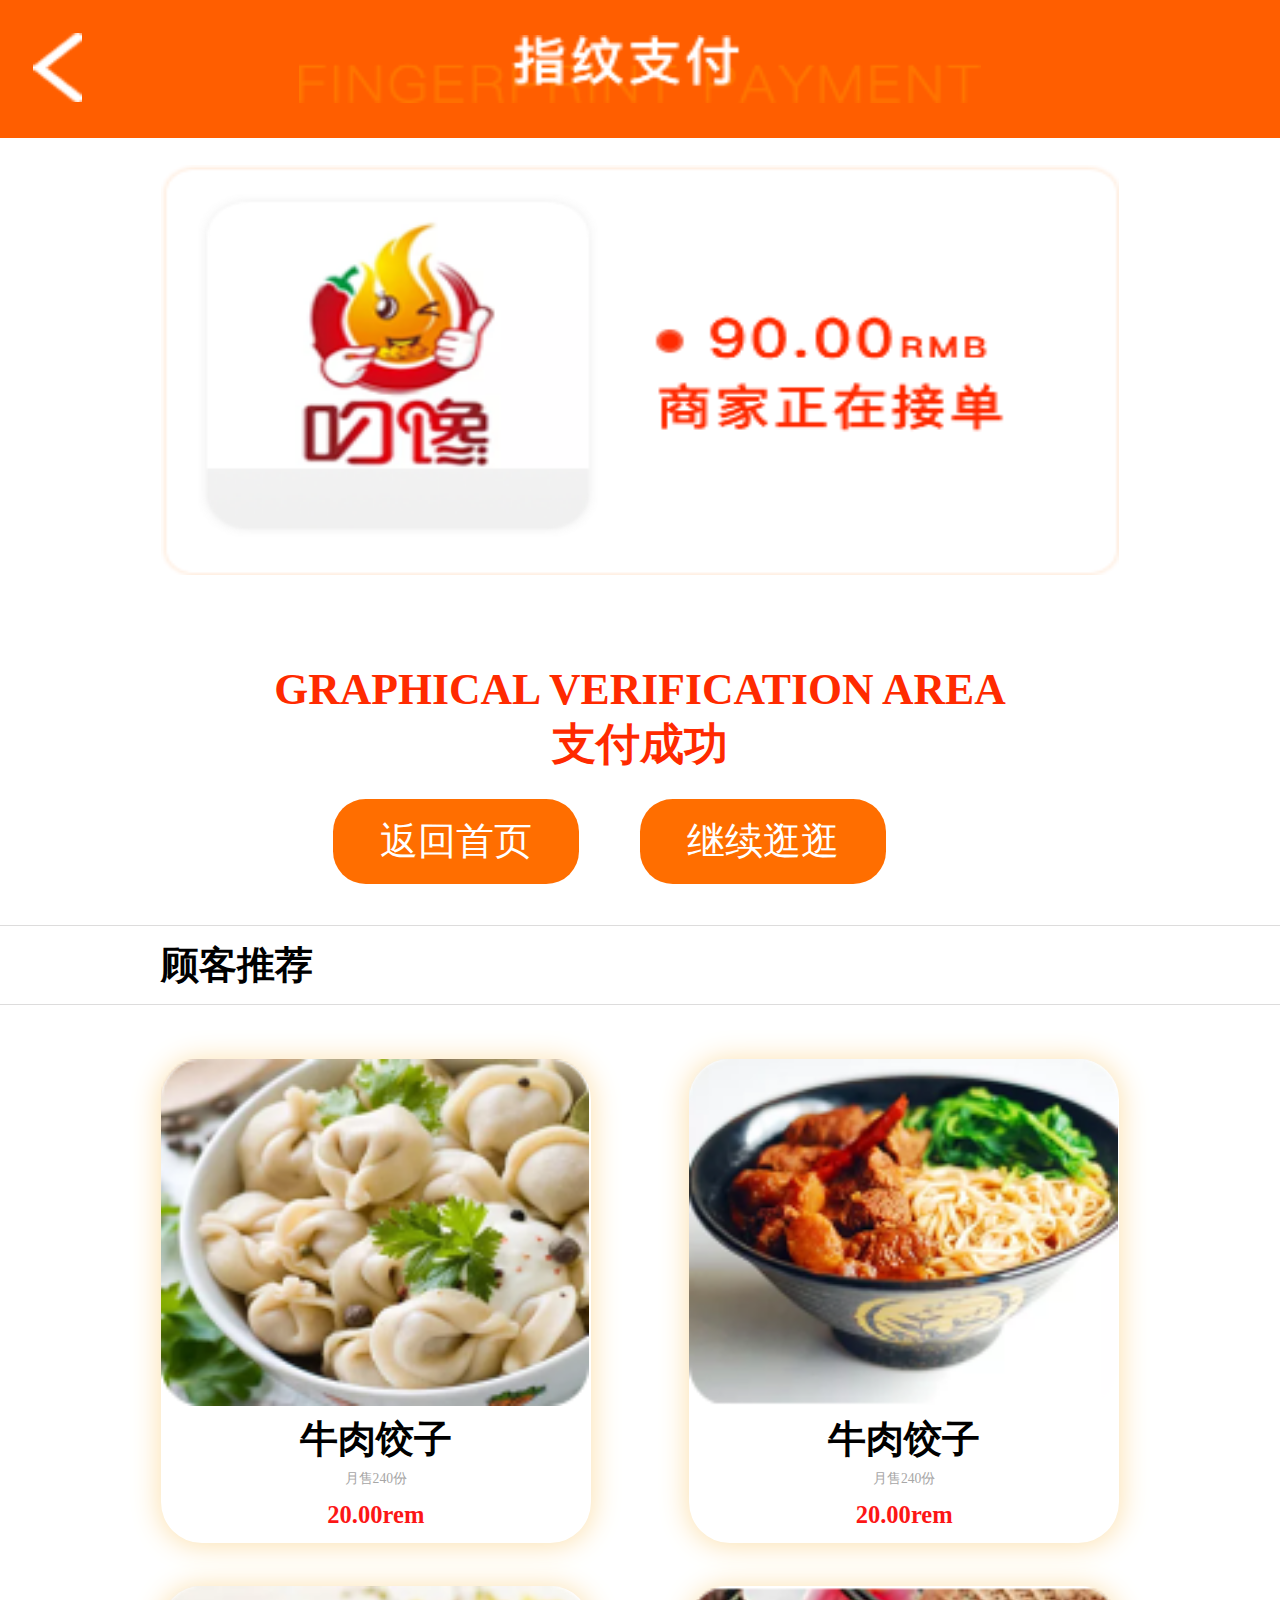
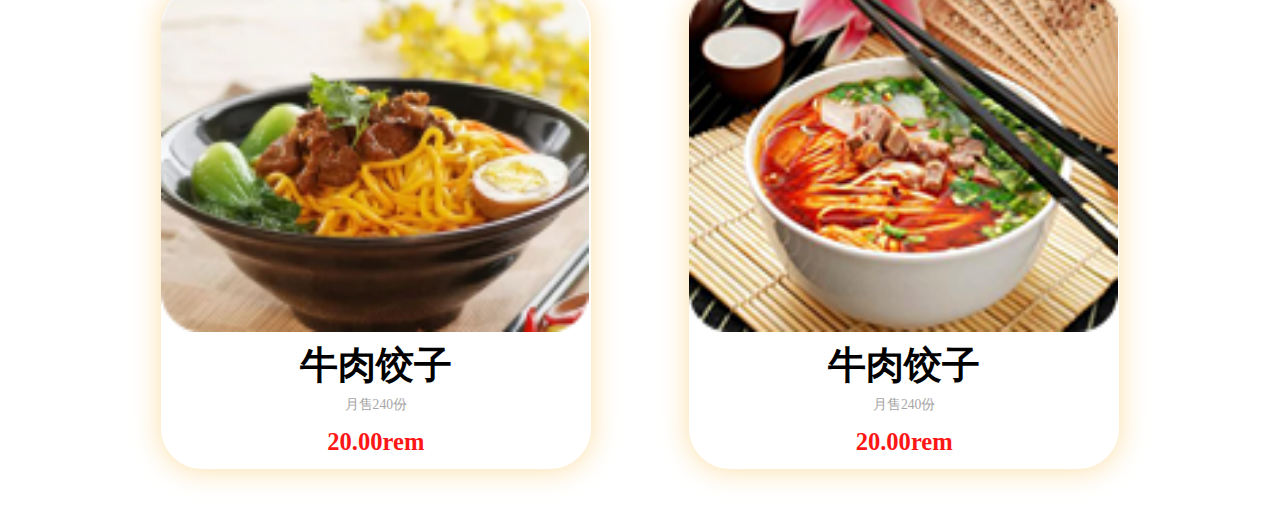
<file: zfcg.html>
<!DOCTYPE html>
<html lang="en">
<head>
	<meta charset="UTF-8">
	<title>指纹支付</title>
	<meta name="viewport" content="width=device-width initial-scale=1.0 user-scalable=no" >
	<link rel="stylesheet" href="css/sjcc.css">
	<link rel="stylesheet" href="css/zfcg.css">
</head>
<body>
	<!-- 头部开始 -->
	<header>
		<div class="top">
			<div class="lasta">

				<div class="fh">
				<a href="zffs.html">
					<img src="img/dianpuxiangqing/fanhui.png" alt="">
					</a>
				</div>
				<div class="dp">
					<img src="img/shangpingxiangqing/zhifuchenggong.png" alt="">
				</div><div class="log">
					
				</div>
				</div>
			</div>
	</header>
	<!-- 头部结束 -->
	<!-- 内容开始 -->
	<main>
		<div class="container">
				<div class="y">
				<img src="img/shangpingxiangqing/tx.png" alt="">
			</div>
			</div>
			<div class="zf">
			<p>GRAPHICAL VERIFICATION AREA
			<br>支付成功</p>
			</div>
			<div class="an">
			<a href="index.html">
				<div class="qisong">返回首页</div>
			</a>
			<a href="dpxq.html">
				<div class="qisong">继续逛逛</div>
			</a>
			</div>
			<div class="main-tj">
					<div class="container">
					<h2>顾客推荐</h2>
					<ul class="tuijian">
						<li>
							<img src="img/shangpingxiangqing/t1.png" alt="">
							<h2>牛肉饺子</h2>
							<p class="yueshou">月售240份</p>
							<h3>20.00<span>rem</span></h3>
							
						</li>
						<li>
							<img src="img/shangpingxiangqing/t2.png" alt="">
							<h2>牛肉饺子</h2>
							<p>月售240份</p>
							<h3>20.00<span>rem</span></h3>
							
						</li>
						<li>
							<img src="img/shangpingxiangqing/t3.png" alt="">
							<h2>牛肉饺子</h2>
							<p>月售240份</p>
							<h3>20.00<span>rem</span></h3>
							
						</li>
						<li>
							<img src="img/shangpingxiangqing/t4.png" alt="">
							<h2>牛肉饺子</h2>
							<p>月售240份</p>
							<h3>20.00<span>rem</span></h3>
							
						</li>
					</ul>
					</div><div class="main-bd"></div>
			</div>		

	</main>
	<!-- 内容结束 -->
</body>
</html>
</file>
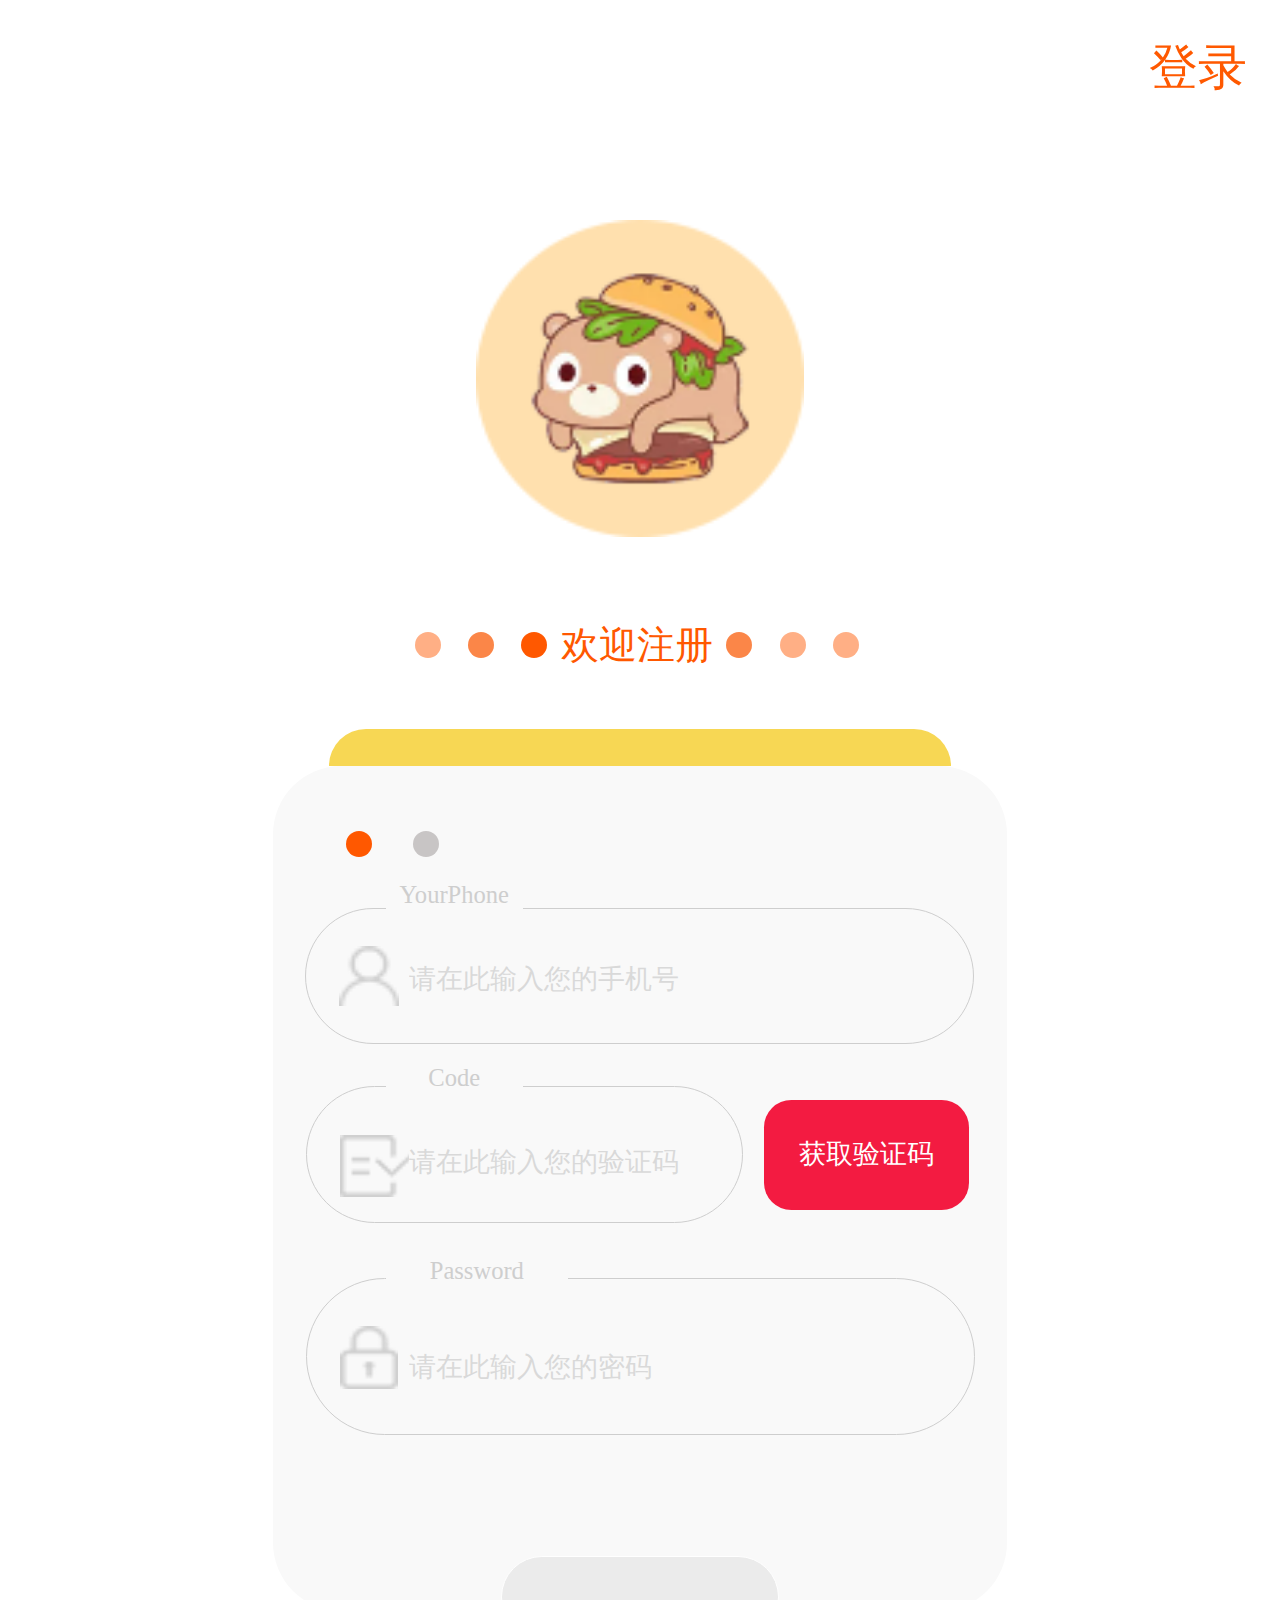
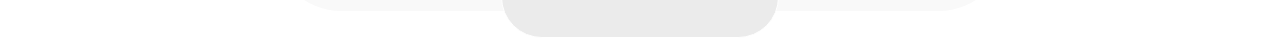
<file: zhuce.html>
<!DOCTYPE html>
<html lang="en">
<head>
	<meta charset="UTF-8">
	<title>注册</title>
	<!-- <script src="js/zhuce.js"></script> -->
	<meta name="viewport" content="width=device-width initial-scale=1.0 user-scalable=no" >
	<link rel="stylesheet" href="https://at.alicdn.com/t/font_793301_ssczj2jw8zn.css">
	<link rel="stylesheet" href="css/sjcc.css">
	<link rel="stylesheet" href="css/zhuce.css">
</head>
<body>
	<header>
		<div class="zhuce">
			<a href="dl.html">登录</a></div>
		<div class="pic">
			<img src="img/zhuce/touxiang.png" alt="">
		</div>
		<div class="dl">
		<div class="yd1"></div>
		<div class="yd1"></div>
		<div class="yd1"></div>
		<span>欢迎注册</span>
		<div class="yd1"></div>
		<div class="yd1"></div>
		<div class="yd1"></div>
		</div>
	</header>
	<main>
		<div class="wk">
		</div>
		<div class="dlk">
			<div class="yd">	</div>
			<div class="yd">	</div>
			<div class="yh">
			<div class="user">YourPhone</div>
			<img src="img/zhuce/yonghu.png" alt="" class="yh-pic">
			<input type="text" class="yhm" placeholder="请在此输入您的手机号">
			<div class="yzm">

			<div class="user">Code</div>
			<img src="img/zhuce/yanzhengma.png" alt="" class="yzm-pic">
			<input type="text" class="yz" placeholder="请在此输入您的验证码">
			</div>
			<div class="yzk">获取验证码
			</div><div class="daojishi"><span>60</span>s</div>

			<div class="mima">
			<div class="mm">Password</div>
			<img src="img/zhuce/mima.png" alt="" class="mm-pic">
			<input type="text" class="m" placeholder="请在此输入您的密码">
			</div>
			<div class="ture">
	    	<i class="iconfont icon-dui"></i>
	    </div>
				
			</div>
			</div>

	</main>
</body>
</html>
<script>
	let yanzhengma=document.querySelector(".yzk");
	let ture=document.querySelector(".ture");
	let daojishi=document.querySelector(".daojishi");
	let span=document.querySelector(".daojishi span");
	let phone=document.querySelector(".yhm");
	let yanzheng=document.querySelector(".yz");
	let password=document.querySelector(".m");
	console.log(phone,yanzheng,password);
	yanzhengma.onclick=function () {
		daojishi.style.display="block";
    }
    let num=span.innerHTML;
    console.log(num);
    //创建时间间隔函数
    var t=setInterval(fn,1000);
    function fn() {
        num--;
        if (num==0){
            //清除时间间隔函数
            clearInterval(t);
        }
        //改变span中的数字
        span.innerHTML=num;
    }
    password.onblur=function () {
        if (phone.value!=="" && password.value!=="" && yanzheng.value!==""){
            ture.style.backgroundColor="#ff5900";

        }
    } 
    ture.onclick=function () {
        if (phone.value!=="" && password.value!=="" && yanzheng.value!=""){
            window.open("dl.html");
		}
    }

	
</script>
</file>
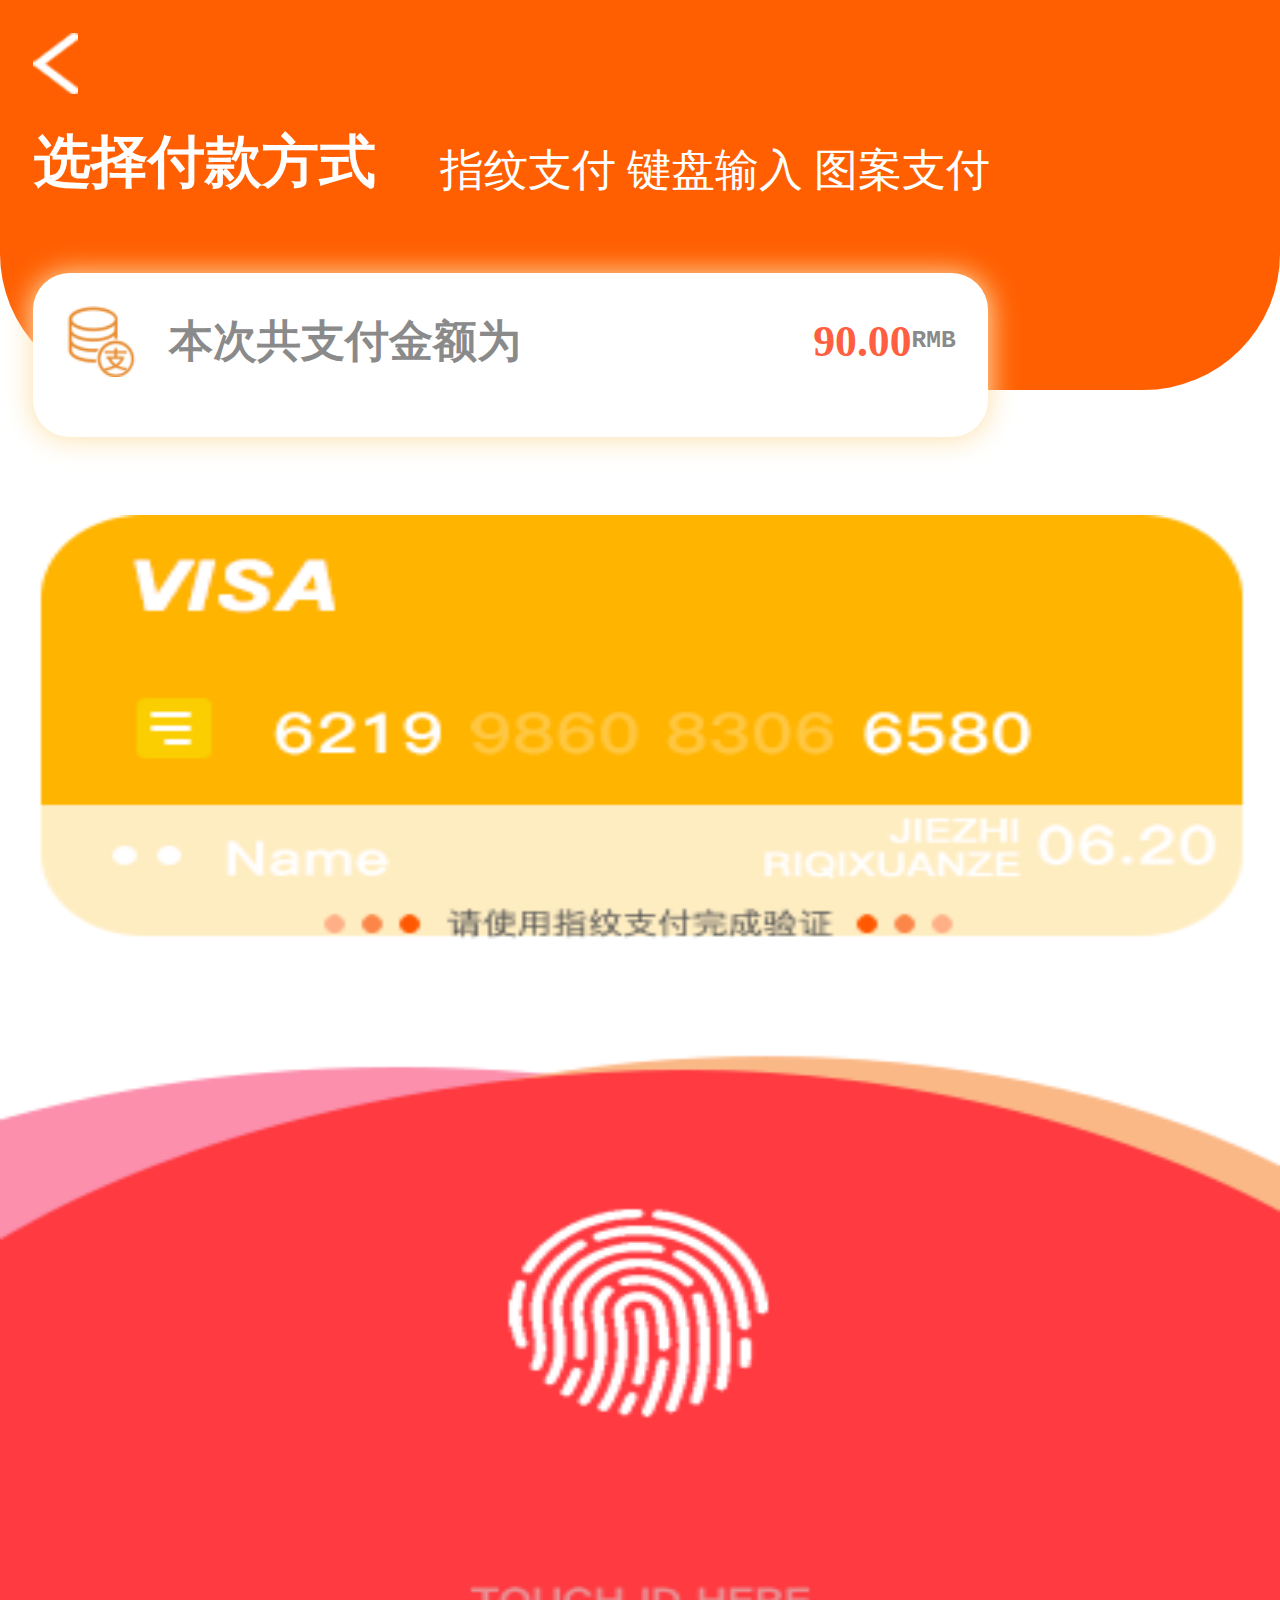
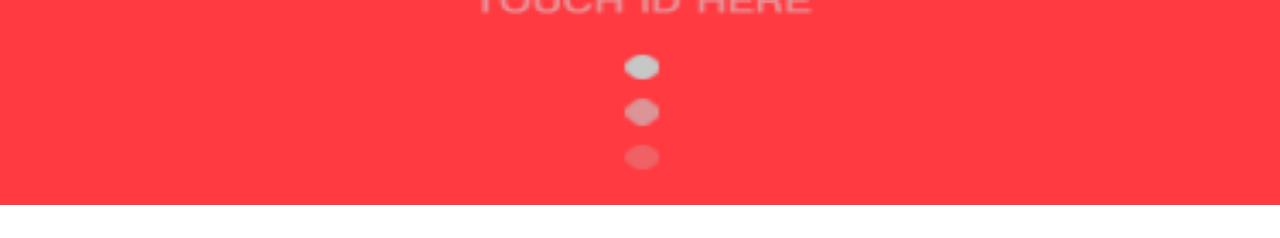
<file: zwzf.html>
<!DOCTYPE html>
<html lang="en">
<head>
	<meta charset="UTF-8">
	<title>指纹支付</title>
	<meta name="viewport" content="width=device-width,initial-scale=1.0,user-scalable=no">

	<link rel="stylesheet" href="css/sjcc.css">
	<link rel="stylesheet" href="css/zwzf.css">
</head>
<body>
	<!-- 头部 -->
	<header>
		<div class="top">
		<div class="center">
		<a href="zffs.html">
		<img src="img/dianpuxiangqing/fanhui.png" alt=""></a>
		</div>
			
		</div>
		<div class="dizhi">
			<div class="yi">
				<h6>选择付款方式</h6>
				<p>
				<a href="zwzf.html">指纹支付</a> 
				<a href="jpzf.html">键盘输入</a> 
				<a href="tazf.html">图案支付</a>
				</p>
			</div>
		</div>
		<div class="time">
				<img src="img/zhifufangshi/zw1.png" alt="">
				<p>本次共支付金额为</p>
				<span>90.00 <pre>RMB</pre></span>
		</div>
	</header>
	<!-- 头部结束 -->
	<!-- 底部开始 -->
	<footer>
		<a href="zfcg.html">
		<img src="img/zhifufangshi/zw2.png" alt="">
		</a>
	</footer>
	<!-- 底部结束 -->
</body>
</html>
</file>
<file: css/sjcc.css>
/*
* @Author: Dell
* @Date:   2018-08-08 09:51:48
* @Last Modified by:   Dell
* @Last Modified time: 2018-08-11 18:36:02
*/
*{
	margin: 0;
	padding: 0;
}
@media screen and (min-width:360px){
	html{
		font-size:calc(360/750*100px); 
	}
}
@media screen and (min-width:375px){
	html{
		font-size:calc(375/750*100px); 
	}
}
@media screen and (min-width:412px){
	html{
		font-size:calc(412/750*100px); 
	}
}
@media screen and (min-width:414px){
	html{
		font-size:calc(414/750*100px); 
	}
}
@media screen and (min-width:750px){
	html{
		font-size:calc(750/750*100px); 
	}
}
@media screen and (min-width:768px){
	html{
		font-size:calc(768/750*100px); 
	}
}
@media screen and (min-width:1024px){
	html{
		font-size:calc(1024/750*100px); 
	}
}
</file>
<file: css/ddxq.css>
/*
* @Author: Dell
* @Date:   2018-08-14 18:42:32
* @Last Modified by:   Dell
* @Last Modified time: 2018-09-18 17:29:51
*/
*{
	padding: 0;
	margin: 0;
	list-style: none;
	box-sizing: border-box;
}
a{
	text-decoration: none;
}
i{
	font-style: normal;
}
header{
	width:100%;
	height: 1.01rem; 
	position: fixed;
	top: 0;
	left: 0;
	z-index: 999;
}
header .top{
	width: 100%;
	height: 1.01em;
	background: #ff5e00;
}
header .top .lasta{
	width: 100%;
	height: 0.95rem;
	padding:0.24rem;
}
header .top .dp img{
	width: 3.2rem;
	height:0.7rem;
	float: left;
	margin-left: 1.8rem;
	margin-top: 0.05rem;
}
header .top .lasta .fh img{
	width:0.36rem;
	height: 0.51rem;
	float: left;
 }
 header .top .lasta .fx{
 	width: 1.23rem;
	height:0.51rem;
	float: right;
 }
 header .top .lasta .fx .ss img{
 	width:0.48rem;
	height:0.48rem;
	float: left;
 }
 header .top .lasta .fx .fenxiang img{
 	width:0.48rem;
	height: 0.48rem;
	float: right;
 }
 .nr{
 	width: 100%;

 }
 .container{
 	width: 7.02rem;
 	margin: 0 auto;
 }
 .tm{
	width: 100%;
	height:0.99rem; 
	margin-top: 1rem;
}
.tm2{
	width: 100%;
	height:0.99rem; 
	margin-top: 4rem;
	
}
.right{
	width: 3.85rem;
	height: 0.8rem;
	float: left;
	margin-top: 0.2rem;
}
.right h2{
	font-size: 0.26rem;
	color: #000000;
	text-align: left;
	line-height: 0.26rem
}
.right p{
	font-size: 0.26rem;
	color: #fea275;
	margin-top: 0.02rem;
	font-weight: bold;
	text-align:left; 
}
main .sj{
	width: 100%;
	height:4rem; 
	overflow-x: auto;
}
main .sj::-webkit-scrollbar{
	height: 0;
}
main .sj ul{
	width: 15rem;
	display: flex;
	justify-content: space-between;
}
main .sj ul li{
	width: 2.3rem;
	height: 2.89rem;

}
.lb{
	width: 100%;
	height: 7.68rem;
	margin-top: 0.3rem;
	overflow: hidden;
}
.lb ul li{
	width: 100%;
	height: 2.53rem;
	border-top: 1px solid #d0d0cf;
	padding: 0 0.24rem;

}
.lb ul li .z img{
	width:1.9rem;
	height: 2.11rem;
	background: blue;
	margin-top:0.19rem;
}
.lb ul li .y{
	/* width:4.85rem; */
	height: 2.53rem; 
	float: right;
}
.lb ul li .mc h1{
	margin-top: 0.2rem;
	font-size: 0.46rem;
	float: left;
	color: #000;
}
.lb ul li .wm{
	width:0.69rem;
	height: 0.35rem;
	background:#ff8022;
	float: right;
	margin-top: 0.1rem;
	font-size: 0.26rem;
	color: #fff;
	text-align: center;
	line-height: 0.35rem;
}
.kb{
	width: 100%;
	height: 1rem;
}
.pf{
	width:4.85rem;
	height: 0.4rem; 
	float: right;
	margin-top: 0.03rem;
}
.pf h6{
	font-size:0.24rem;
	color:#4f4d4d; 
	float: left;
}
.pf span{
	font-size: 0.35rem;
	color: #f4f4f4;
	float: left;
	line-height: 0.3rem;
	margin-left: 0.2rem;

}
.pf span:nth-child(2){
	color: #fede5f;
}
.wz {
	width: 1.08rem;
	height: 0.35rem;
	float:right; 
	margin-right: 0.28rem;

}
.wz img{
	width: 1.47rem;
	height: 0.46rem;
	float: left;
	/* padding-right: 0.24rem */

}
.wz h6{
	float: right;
	text-align: center;
	line-height: 0.28rem;
}
.lb p{
	width:4.85rem;
	height: 0.4rem; 
	font-size:0.24rem;
	color:#4f4d4d; 
	float: left;
	font-weight: bold;
	margin-top: 0.03rem;
}

footer{
	width: 7.5rem;
	height: 1.2rem;
	background: #fff;
	margin: 0 auto;
	position: fixed;
	bottom: 0rem;
}
.dibu img{
	width:0.45rem;
	height:0.75rem; 
}
.dibu{
	width: 7.5rem;
	padding-top: 0.2rem;
	height: 1rem;
	display: flex;
	justify-content: space-around;
	align-items: center;
}
</file>
<file: css/dl.css>
/*
* @Author: Dell
* @Date:   2018-08-11 18:34:17
* @Last Modified by:   Dell
* @Last Modified time: 2018-09-18 18:17:49
*/
*{
	padding: 0;
	margin: 0;
	list-style: none;
	box-sizing: border-box;
}
a{
	text-decoration: none;
}
i{
	font-style: normal;
}
header{
	width:100%;
	height: 4.84rem;
	margin: 0 auto;
}
header .zhuce {
	width: 100%;
	height: 0.61rem;
	font-size:0.36rem;
	text-align:right;
	line-height: 1rem;
	padding-right: 0.24rem; 
}
header .zhuce a{
	color:#ff5900;
}
header .pic{
	width: 100%rem;
	height:3.52rem;width: 100%;
	height:3.52rem;
	position: relative;
	margin-top: 0.4rem;

}
header .pic img{
	width:2.4rem;
	height: 2.32rem;
	position: absolute;
	top: 0;
	left: 0;
	right: 0;
	bottom: 0;
	margin:auto; 
}
.cuowu1{
    z-index: 2;
    width: 2.4rem;
    height: 0.4rem;
    background: red;
    display: block;
    border-radius: 0.4rem;
  /*   box-shadow: 1px 1px 20px 3px rgba(204,204,204,0.75) ; */
    color:#fff;
    font-size: 0.14rem;
    text-align: center;
    line-height:0.4rem;
    position: absolute;
    top:0.3rem;
    right:0.4rem;
    display: none;
}
.cuowu2{
    z-index: 2;
    width: 2.4rem;
    height: 0.4rem;
    background: red;
    display: block;
    border-radius: 0.4rem;
  /*   box-shadow: 1px 1px 20px 3px rgba(204,204,204,0.75) ; */
    color:#fff;
    font-size: 0.14rem;
    text-align: center;
    line-height:0.4rem;
    position: absolute;
    top:2.2rem;
    right:0.4rem;
    display: none;
}
.dl{
	width:3.5rem;
	height: 1.32rem;
	margin-top: 0.1rem; 
	margin: 0 auto; 
}
.yd1{
	width:0.19rem;
	height:0.19rem;
	border-radius: 50%;
	background:#ffaf85;
	float: left; 
	margin: 0.1rem;
}
.dl span{
	font-size:0.28rem;
	color:#ff5800; 
	float: left;
	text-align: center;
	line-height: 0.4rem;

}
.yd1:nth-child(2){
	background:#fb8648; 
}
.yd1:nth-child(3){
	background:#ff5800; 
}
.yd1:nth-child(4){
	background:#ff5800; 
}
.yd1:nth-child(5){
	background:#fb8648; 
}
.yd1:nth-child(6){
	background:#ffaf85; 
}
main{
	width:100%;
	height: 5.76rem;
}
.wk{
	width:4.55rem;
	height:0.27rem;
	background:#f7d754;
	border-radius:0.5rem 0.5rem 0 0rem;	
	margin: 0 auto;
	margin-top:0.5rem;  
}
.dlk{
	width:5.38rem;
	height: 5rem;
	background: #f9f9f9;
	border-radius: 0.5rem;
	margin: 0 auto;
	padding: 0.24rem;
	position: relative; 
}
.dlk .yd{
	width:0.19rem;
	height:0.19rem;
	border-radius: 50%;
	background:#ff5800;
	float: left; 
	margin-left: 0.3rem;
	margin-top:0.24rem; 

}
.dlk .yd:nth-child(2){
	background:#c8c5c5; 
}
.dlk .yh{
	width:4.9rem;
	height: 1.15rem;
	margin-top: 0.8rem;
	border: 1px solid #cecece;
	border-radius:0.6rem; 
}
.yh .user{
	width:1.33rem;
	height: 0.27rem;
	font-size:0.24rem;
	color:#cecece;
	background: #f9f9f9;
	position: absolute;
	top:0.84rem;
	left:0.83rem;     
}
.yh-pic{
	width:0.44rem;
	height: 0.44rem;
	position: absolute;
	margin-top: 0.27rem;
	margin-left: 0.24rem; 
}
.yhm{
	width: 3.5rem;
	height:0.8rem;
	font-size:0.2rem;
	line-height: 0.8rem;
	position: absolute;
	left: 1rem;
	top:1.24rem;
	outline: none; 
	border:0 ;
	color: #cecece;
	background-color:#f9f9f9;   
}
input::-webkit-input-placeholder{
	color: #d9d9d9;  
}
.ture{
	width: 2.04rem;
	height: 0.60rem;
	text-align: center;
	font-size: 0.5rem;
	line-height: 0.5rem;
	color: #fff;
	background-color: #ebebeb;
	border-radius: 0.3rem;
	border: 0.01rem solid #fff;
	position: absolute;
	bottom: -0.2rem;
	left: 0rem;
	right: 0;
	margin: 0 auto;
}

.mima{
	width:4.9rem;
	height: 1.15rem;
	margin-top: 0.4rem;
	border: 1px solid #cecece;
	border-radius:0.6rem; 
}
.mm{
	width:1.33rem;
	height: 0.27rem;
	font-size:0.24rem;
	color:#cecece;
	background: #f9f9f9;
	position: absolute;
	top:2.38rem;
	left:0.83rem;     
}
.mm-pic{
	width:0.42rem;
	height: 0.46rem;
	position: absolute;
	margin-top: 0.35rem;
	margin-left: 0.24rem; 
}
.m{
	width: 3.2rem;
	height:0.8rem;
	font-size:0.2rem;
	line-height: 0.8rem;
	position: absolute;
	left: 1rem;
	top:2.8rem;
	outline: none; 
	border:0 ;
	color: #cecece;
	background-color:#f9f9f9;   
}
input::-webkit-input-placeholder{
	color: #d9d9d9;  
}
.wj{
	width:100%;
	height: 0.7rem;
	float: left;
	margin-top: 0.1rem; 
}
.wj img{
	width:0.3rem;
	height: 0.3rem; 
	float: left;
}
.wj a{
	font-size:0.18rem;
	text-align:center;
	color: #cecece;
	float: left; 
	margin-left: 0.1rem;
}
.wc img{
	width:3rem;
	height: 0.9rem; 
	margin-left:1rem;
}
.dl-top{
	width:5rem;
	height: 0.7rem;
	padding-top: 0.1rem;
	margin: 0 auto; 
}
.yd1{
	width:0.19rem;
	height:0.19rem;
	border-radius: 50%;
	background:#ffaf85;
	float: left; 
	margin: 0.1rem;
}
.dl-top span{
	font-size:0.28rem;
	color:#ff5800; 
	float: left;
	text-align: center;
	line-height: 0.4rem;

}
.yd1:nth-child(2){
	background:#fb8648; 
}
.yd1:nth-child(3){
	background:#ff5800; 
}
.yd1:nth-child(4){
	background:#ff5800; 
}
.yd1:nth-child(5){
	background:#fb8648; 
}
.yd1:nth-child(6){
	background:#ffaf85; 
}
footer .bottom{
	width: 3rem;
	height:0.82rem;
	position: relative;
	top: 0.1rem;
	left: 0;
	bottom: 0;
	right: 0;
	margin: 0 auto;
	
}
footer .bottom img{ 
	width: 0.75rem;
	height: 0.8rem;
	margin-left: 0.2rem;
	float: left;
}
</file>
<file: css/dpxq.css>
/*
* @Author: Dell
* @Date:   2018-08-09 09:45:28
* @Last Modified by:   Dell
* @Last Modified time: 2018-09-15 15:35:58
*/
*{
	padding: 0;
	margin: 0;
	list-style: none;
	box-sizing: border-box;
}
a{
	text-decoration: none;
}
i{
	font-style: normal;
}
header{
	width:100%;
	height: 3.15rem; 
	position: fixed;
	top: 0;
	left: 0;
}
header .top{
	width: 100%;
	height: 2.7rem;
	background: #ff5e00;
}
header .top .lasta{
	width: 100%;
	height: 0.95rem;
	padding:0.24rem;
}
header .top .lasta .fh img{
	width:0.36rem;
	height: 0.51rem;
	float: left;
 }
 header .top .lasta .fx{
 	width: 1.23rem;
	height:0.51rem;
	float: right;
 }
 header .top .lasta .fx .ss img{
 	width:0.48rem;
	height:0.48rem;
	float: left;
 }
 header .top .lasta .fx .fenxiang img{
 	width:0.48rem;
	height: 0.48rem;
	float: right;
 }
header .lastb .log img{
	width:1.44rem;
	height: 1.41rem; 
	margin-left: 0.9rem;
	float: left;
	margin-top: 0.1rem;
}
.lastb .nr{
	width:4.89rem;
	height: 1.7rem;
	float: left;
	margin-left: 0.24rem; 
} 
.pf{
	width:4.85rem;
	height: 0.4rem; 
	float: right;
}
.pf h1{
	font-size: 0.4rem;
	color: #fff; 
	font-weight:550;
}
.pf .position h3{
	font-size:0.31rem;
	color: #ffffff;
	float: left;
	text-align: center;
	line-height: 0.31rem; 
	font-weight: normal;
	margin-left: 0.20rem;
}
.position-pic{
	width: 0.32rem;
	height: 0.33rem;
	float:left;
	 
}
.pf span{
	font-size: 0.35rem;
	color: #f4f4f4;
	float: left;
	line-height: 0.3rem;
	margin-left: 0.1rem;

}
.pf span:nth-child(2){
	color: #fede5f;

}
.wz {
	width: 4.85rem;
	height: 0.28rem;
	float:left;
	margin-top: 0.1rem; 
}
.wz .pssj{
	width: 0.6rem;
	height: 0.28rem;
	border: 1px solid #fff;
	float: left;
	border-radius: 0.28rem;
	font-size: 0.09rem;
	color: #fff;
	text-align: center;
	line-height: 0.28rem;
}
.wz p{
	font-size: 0.09rem;
	color: #fff;
	text-align:left;
	line-height: 0.28rem;
}
.wz h6{
	float: right;
	text-align: center;
	line-height: 0.28rem;
}
.lb .shijian{
	width:0.1rem;
	height: 0.4rem;  
	float: left;
	margin-top: 0.03rem; 
	background:blue;
}
.lb .shijian p{
	font-size:0.24rem;
	color:#4f4d4d;
	font-weight: bold;
	text-align: center;
	line-height: 0.24rem;
	float: left;
}
span{
	margin-top: 0.1rem;
}
header .bottom{
	width: 100%;
	height: 0.45rem;
	background:#fac011;
	font-size: 0.24rem;
	color: #fff;
	text-align: center;
	line-height: 0.45rem; 
}

.daohang{
	width: 100%;
	height: 0.94rem;
	background-color: #fff;
	box-shadow: 0 0.01rem  0.05rem #888787;
	display: flex;
	justify-content: space-between;
	position: fixed;
	top: 2.73rem;
	left: 0;
}
.daohang .fl{
	width: 2.22rem;
	height: 100%;
	color: #545454;
	text-align: center;
	line-height: 1rem;
	font-size: 0.32rem;
}
.daohang .fl a{
	color: #545454;
}
.daohang .fl:nth-child(1) a{
	color: #ff2a00;
}
.daohang .fl:nth-child(2):hover a{
	color: #ff2a00;
}
.daohang .fl:nth-child(3):hover a{
	color: #ff2a00;
}
nav{
	width: 7.5rem;
	height: calc(100%-465);
	margin-top: 0.06rem;
	position: fixed;
	top: 3.67rem;
	left: 0;
}
nav .list {
	width: 2.14rem;
	height:9.71rem; 
	float: left;
}
nav .list ul li{
	width: 2.13rem;
	height:1.1rem;
	background-color: #f7f7f7;
	font-size: 0.28rem;
	color: #545454;
	text-align: left;
	line-height: 1.1rem;
	padding: 0.24rem;
	float: left;
}

nav .list ul li:nth-child(1){
	float: left;
}
nav .list ul li img{
	width:0.24rem;
	height: 0.29rem;
	margin-left: 0.12rem;
	margin-top: 0.07rem 
}
nav .content{
	width: 5.36rem;
	height: 8.5rem;
	float: left;
	overflow: scroll;
}
nav .content ul li{
	width: 4.87rem;
	height: 2.12rem;
	margin-top: 0.24rem;
	margin-left: 0.24rem;
	background-color: #fff;
	box-shadow: 0  0.02rem  0.09rem  0.03rem  #c2c1c1;
}
nav .content ul li .pic{
	width: 1.42rem;
	height: 1.65rem;
	background-image: url('../img/dianpuxiangqing/t1.png');
	background-size: 1.5rem 2.12rem; 
	float: left;
	margin-top: 0.25rem;
}
nav .content ul li .pic2{
	width: 1.42rem;
	height: 1.65rem;
	background-image: url('../img/dianpuxiangqing/t2.png');
	background-size: 1.5rem 2.12rem; 
	float: left;
	margin-top: 0.25rem;
}
nav .content ul li .pic3{
	width: 1.42rem;
	height: 1.65rem;
	background-image: url('../img/dianpuxiangqing/t3.png');
	background-size: 1.5rem 2.12rem; 
	float: left;
	margin-top: 0.25rem;
}
nav .content ul li .pic4{
	width: 1.42rem;
	height: 1.65rem;
	background-image: url('../img/dianpuxiangqing/t4.png');
	background-size: 1.5rem 2.12rem; 
	float: left;
	margin-top: 0.25rem;
}
nav .content ul li .wenzi{
	width: 3.37rem;
	height: 1.85rem;
	margin-top: 0.15rem;
	float: left;
}
nav .content ul li .wenzi h1{
	font-size: 0.28rem;
	font-weight: bold;
}
nav .content ul li .wenzi h1 a{
	color: #545454;
}
nav .content ul li .wenzi h2{
	font-size: 0.22rem;
	font-weight:normal;
	margin-top: 0.01rem;
	color: #545454;
}
nav .content ul li .wenzi h3{
	font-size: 0.20rem;
	font-weight:normal;
	margin-top: 0.02rem;
	color: #545454;
}
nav .content ul li .wenzi .si{
	height: 0.28rem;
	margin-top: 0.02rem;
}
nav .content ul li .wenzi .si .zhe{
	width: 0.8rem;
	height: 0.24rem;
	border: 0.01rem solid #ff2a00;
	font-size: 0.18rem;
	font-weight:lighter;
	text-align: center;
	line-height: 0.24rem;
	color: #ff2a00;
	float: left;
}
nav .content ul li .wenzi .si h4{
	font-size: 0.18rem;
	font-weight: lighter;
	color: #ff2a00;
	float: left;
	margin-left: 0.06rem;
}
nav .content ul li .wenzi .wu img:nth-of-type(2){
	display: none;
	width: 0.45rem;
	height: 0.45rem;
}
nav .content ul li .wenzi .wu h6{
	font-size: 18px;
	float: right;
	margin-right: 0.15rem;
	margin-left: 0.15px;
	line-height: 0.6rem;
	display: none;
	color: #ff2a00;
}
nav .content ul li .wenzi .wu h5{
	font-size: 0.38rem;
	color: #ff2a00;
	font-weight: bolder;
	float: left;
	/* margin-top: 0.01rem; */
}
nav .content ul li .wenzi .wu img{
	float: right;
	width: 0.41rem;
	height: 0.41rem;
	margin-top: 0.08rem;
	margin-right: 0.1rem;
}
.bottom{

	width: 100%;
	height: 1rem;
	margin-top: 0.27rem;
	position: fixed;
	bottom: 0;
	left: 0;
	background-color: #fff;
}
.bottom .pic{
	width: 1.09rem;
	height: 1.11rem;
	position: absolute;
	top: -0.3rem;
	left: 0.21rem;
	background-image: url('../img/dianpuxiangqing/gouwuche.png');
	background-size: 1.09rem 1.11rem;
	float: left;
}
.bottom .weixuan{
	margin-left: 1.47rem;
	float: left;
}
.bottom .weixuan h1{
	font-size: 0.24rem;
	font-weight: normal;
	color: #6b6b6b;
}
.bottom .qisong{
	width: 2.05rem;
	height: 0.6rem;
	border-radius: 0.24rem;
	background-color:#6b6b6b;
	margin-left: 5.2rem;
	font-size: 0.3rem;
	color: #fff;
	text-align: center;
	line-height: 0.6rem;
	margin-top: 0.1rem;
}
.bot{
	display: none;
	z-index: 3;
}
.bot .pic{
	background-image: url('../img/jusigouwuche.png');
}
.bot .weixuan h1:nth-child(1){
	font-size: 18px;
	color: #ff2a00;
}
.bot .qisong{
	background: #ff2a00;
	color: #fff;
}
.mask{
	width: 100%;
	height: 100%;
	background: rgba(0, 0, 0, 0.5);
	position: fixed;
	top: 0;
	left: 0;
	z-index: 10;
	display: none;
}
.mask .upper{
	width: 5.48rem;
	height: 5.61rem;
	background: #fff;
	margin-top: 3.5rem;
	margin-left: 1rem;
	border-radius: 0.6rem;
	overflow: hidden;
}
.mask .upper .tu{
	width: 100%;
	height: 3.62rem;
	border-radius: 0.6rem 0.6rem 0 0;
	background-color: #fff;
	background-image: url('../img/zhezhao.png');
	background-size: 5.48rem 3.62rem;
}
 .mask .upper .tu p{
	font-size:0.4rem;
	 float: right;
	 margin-right: 0.4rem;
	 color: #fff;
}
.mask .upper .xia{
	width: 100%;
	height: 1.99rem;
	border-radius: 0 0 0.6rem 0.6rem;
}
.mask .upper .xia p{
	font-size: 0.28rem;
	font-weight: bold;
	margin-left: 0.32rem;
	margin-top: 0.2rem;
	color: #545454;
}
.mask .upper .xia h6{
	font-size: 0.18rem;
	color: #cecece;
	margin-left: 0.32rem;
	font-weight: normal;
	margin-top: 0.04rem;
}
.mask .upper .xia h5{
	font-size: 0.38rem;
	font-weight: bold;
	color: #ff2a00;
	margin-left: 0.32rem;
	margin-top: 0.2rem;
	float: left;
}
.mask .upper .xia .q{
	width: 1.56rem;
	height: 0.56rem;
	border-radius: 0.3rem;
	background-color: #ff2a00;
	font-size: 0.26rem;
	font-weight: bold;
	color: #fff;
	text-align: center;
	line-height: 0.56rem;
	float: right;
	margin-right: 0.32rem;
	margin-top: 0.2rem;
}
</file>
<file: css/grym.css>
/*
* @Author: Dell
* @Date:   2018-08-12 13:33:48
* @Last Modified by:   Dell
* @Last Modified time: 2018-09-18 17:30:58
*/
*{
	padding: 0;
	margin: 0;
	list-style: none;
	box-sizing: border-box;
}
a{
	text-decoration: none;
}
i{
	font-style: normal;
}
header{
	width: 100%;
	height: 2.74rem;
	background: #ff2a00;
	padding:0 0.24rem;
}
header .top{
	width: 100%;
	height: 0.58rem;	
}
header .top img:nth-child(2){
	margin-left: 1.1rem;
}
header .bottom{
	margin-top: 0.6rem;
	float: left;
}
header .bottom .last{
	width:2rem;
	height: 1.03rem;
	float: right;
	margin-left: 0.3rem;
	margin-top: 0.2rem;
}
header .bottom .last h6{
	font-size: 0.36rem;
	color: #fff;
	font-weight: normal;
	line-height: 0.3rem; 
}
.last img{
	width: 0.26rem;
	height: 0.33rem;
}
.last p{
	font-size:0.15rem;
	color: #fff;
	float: left;
	text-align: center;
	line-height:1.3rem;
}
.bottom-y a{
	font-size: 1rem;
	color: #fff;
	float: right;
	line-height:2.5rem; 
}
main{
	width: 100%;
	height: 9.33rem;
}
.daohang{
	height: 1.74rem;
	width: 100%;
	border-bottom:0.03rem solid #f3f3f3;
	overflow: hidden;
} 
.daohang ul li{
	width: 2.33rem;
	height: 1.14rem;
	margin-top: 0.38rem;
	margin-left: 0.25rem;
	float: left;
}
.daohang ul li:nth-child(2){
	margin-left: 0;
	border-left: 0.01rem solid #d5d5d5;
}
.daohang ul li:nth-child(3){
	margin-left: 0;
	border-left: 0.01rem solid #d5d5d5;
}
.daohang ul li p{
	font-size: 0.38rem;
	color: #ef8089;
	text-align: center;
}
.daohang ul li h6{
	font-size: 0.24rem;
	color: #545454;
	text-align: center;
	margin-top: 0.2rem;
}
.daohang ul li:nth-child(2) p{
	color: #f0ae47;
}
.daohang ul li:nth-child(3) p{
	color: #35bcc4;
}
.content{
	width: 100%;
	height: 7.28rem;
}
.content ul li{
	height: 1.02rem;
	width: 7rem;
	margin-left: 0.25rem;
	border-bottom: 0.02rem solid #f3f3f3;
	background-image: url('../img/images6/images/17.png');
	background-position: right;
	background-size: 0.34rem 1rem;
	background-repeat: no-repeat;
}
.content ul li img{
	width: 0.81rem;
	height: 0.79rem;
	float: left;
	margin-top: 0.14rem;
}
.content ul li p{
	font-size: 0.31rem;
	color: #545454;
	line-height: 1.02rem;
	float: left;
	font-weight: bold;
	margin-left: 0.1rem;
}
.content ul li h6{
	font-size: 0.2rem;
	color: #b6b6b6;
	line-height: 1.02rem;
	float: right;
	margin-right: 0.44rem;
}
footer{
	width: 7.5rem;
	height: 1.2rem;
	background: #fff;
	margin: 0 auto;
	position: fixed;
	bottom: 0rem;
}
.dibu img{
	width:0.45rem;
	height:0.75rem; 
}
.dibu{
	width: 7.5rem;
	padding-top: 0.2rem;
	height: 1rem;
	display: flex;
	justify-content: space-around;
	align-items: center;
}
</file>
<file: css/zwzf.css>
/*
* @Author: Dell
* @Date:   2018-08-15 16:25:13
* @Last Modified by:   Dell
* @Last Modified time: 2018-08-16 10:26:32
*/
*{
	padding: 0;
	margin: 0;
	list-style: none;
	box-sizing: border-box;
}
a{
	text-decoration: none;
}
i{
	font-style: normal;
}
header{
	height: 2.86rem;
	width: 100%;
	background-color: #ff5f00;
	border-radius:0 0 1rem 1rem;
	position: relative;
}
header .top{
	height: 0.85rem;
}
header .top .center img{
	width:0.33rem;
	height: 0.45rem;
	margin-left: 0.24rem;
	position: absolute;
	top: 0.24rem;

}
header .dizhi {
	width: 7rem;
	height: 2.07rem;
	margin-left: 0.25rem;
}
header .dizhi .yi{
	height: 0.68rem;
}
header .dizhi .yi h6{
	font-size: 0.42rem;
	color: #fff;
	line-height: 0.68rem;	
	float: left;
}
header .dizhi .yi p{
	font-size: 0.32rem;
	color: #fff;
	float: right;
	text-align: right;
	line-height: 0.8rem;
}
header .dizhi .yi a{
	color: #fff;
}
header .time{
	width: 7rem;
	height: 1.2rem;
	margin: 0 auto;
	background-color: #fff;
	border-radius: 0.27rem;
	box-shadow:0 0.01rem 0.2rem 0.01rem #fce2b1;
	position: absolute;
	top:2rem;
	left: 0.24rem; 
}
header .time img{
	width:1rem;
	height:1rem;
	padding: 0.24rem;
	float: left;
}
header .time p{
	font-size: 0.32rem;
	color:#8a8a8a; 
	float: left;
	line-height: 1rem;
	font-weight: bold;
}
header .time span{
	font-size: 0.32rem;
	color:#ff5f40;
	float: right;
	line-height: 1rem;
	font-weight: bold;
}
header .time pre{
	font-size: 0.18rem;
	color:#8a8a8a;
	float: right;
	padding-right: 0.24rem; 
}
footer img{
	width: 100%;
	height: 9.45rem;
	margin-top: 0.91rem;
}
</file>
<file: css/spxq.css>
/*
* @Author: Dell
* @Date:   2018-08-14 18:42:32
* @Last Modified by:   Dell
* @Last Modified time: 2018-08-15 11:35:16
*/
*{
	padding: 0;
	margin: 0;
	list-style: none;
	box-sizing: border-box;
}
a{
	text-decoration: none;
}
i{
	font-style: normal;
}
header{
	width:100%;
	height: 1.01rem; 
	position: fixed;
	top: 0;
	left: 0;
	position: fixed;
	top: 0;
	z-index: 999;
}
header .top{
	width: 100%;
	height: 1.01em;
	background: #ff5e00;
}
header .top .lasta{
	width: 100%;
	height: 0.95rem;
	padding:0.24rem;
}
header .top .dp img{
	width: 4rem;
	height: 0.5rem;
	float: left;
	margin-left: 1rem;
	margin-top: 0.1rem;
}
header .top .lasta .fh img{
	width:0.36rem;
	height: 0.51rem;
	float: left;
 }
 header .top .lasta .fx{
 	width: 1.23rem;
	height:0.51rem;
	float: right;
 }
 header .top .lasta .fx .ss img{
 	width:0.48rem;
	height:0.48rem;
	float: left;
 }
 header .top .lasta .fx .fenxiang img{
 	width:0.48rem;
	height: 0.48rem;
	float: right;
 }
 .banner{
 	width: 100%;
 	height: 2.92rem;
 	margin-top: 1.26rem;
 }
 .container{
 	width: 7.02rem;
 	margin: 0 auto;
 }
 .container .banner-t img{
 	width: 7.02rem;
 	height:2.69rem;
 	border-radius: 0.5rem;
 	background: red;
 	position: relative; 
 }
 .banner-t .yd{
 	width:1.7rem;
 	height: 0.32rem;
 	position: absolute; 
 	top: 3.5rem;
 	left:5.6rem; 
 }
 .banner-t .yd ul li{
 	width:0.22rem;
 	height: 0.22rem;
 	border-radius: 50%;
 	background: #fff;
 	float: left;
 	margin-left: 0.2rem;
 }
 .banner-t .yd ul li:nth-child(1){
 	background: #ff7600;
 }
 main{
 	width: 100%;
 }
 main .main-left{
 	width:4.71rem;
 	height: 1.26rem;
 	float: left; 
 }
 main .main-right{
 	width: 2.3rem;
 	height: 1.26rem;
 	float: right;
 }
 main .main-right .qisong{
 	width: 1.8rem;
	height: 0.62rem;
	margin-top: 0.68 rem;
	border-radius: 0.24rem; 
	background:#ff6e00;
	font-size:0.28rem;
	color: #fff;
	text-align: center;
	line-height: 0.62rem; 
 }
.main-left h2{
 	font-size:0.32rem;
 	line-height: 0.32rem; 
 }
 .main-left p{
 	font-size:0.18rem;
 	color:#dddcdc;
 	line-height:0.6rem;  
 }
.main-left h3{
	font-size: 0.28rem;
	line-height: 0.3rem;
}
.main-nr p{
	font-size: 0.18rem;
	color:#303030;
	text-align: left;
	line-height: 0.3rem;
}
.main-gk{
	width: 100%;
	height:0.59rem;
	margin-top: 0.25rem;
	border-top:0.01rem solid #dddcdc; 
	border-bottom:0.01rem solid #dddcdc;
}
.main-gk h2{
	font-size: 0.28rem;
	color:#000000; 
	line-height: 0.58rem;
}
.main-pj{
	width: 100%;
	height: 4.65rem;
}
.main-pj li{
	width: 100%;
	height:1.25rem;
	margin-top: 0.2rem; 
}
.pj-tx{
	width: 1.05rem;
	height: 1.25rem;
	float: left;
}
.pj-tx img{
	width:1rem;
	height: 1.02rem;
	margin-top: 0.12rem; 
}
.pj-yh{
	width:3.81rem;
	height: 0.3rem;
	float: left; 
}
.pj-yh h6{
	font-size: 0.28rem;
	color: #000;
	text-align:left;
	line-height: 0.4rem; 
	float: left;
}
.pj-yh span{
	font-size: 0.28rem;
	color:#fede5f;
	text-align:left;
	line-height: 0.4rem;
	float: left;
	padding-left: 0.2rem; 
}
.pj-yh{
	font-size: 0.28rem;
	color: #f86d6d;
}
.pj-wz img{
	float: left;
	position: absolute;
	top:8.68rem;
	left: 1.3rem;
	float: left;
}
.pj-wz p{
	font-size: 0.18rem;
	color:#a7a6a6;
	text-align:center;
	float: left;
	line-height: 0.45rem; 
}
.dz p{
	font-size: 0.18rem;
	color:#a7a6a6;
	text-align:right;
	line-height: 0.11rem;
	padding-top: 0.08rem;
}
span{
	font-size: 0.18rem;
	color:#a7a6a6;
	text-align:right;
}
.main-jz{
	width: 100%;
	height:1.04rem;	 
}
.main-jz h2{
	font-size:0.32rem;
	color:#a7a6a6;
	text-align: center;
	line-height: 0.32rem;
}
.main-tj{
	width: 100%;
	height:0.59rem;
	margin-top: 0.07rem;
	border-top:0.01rem solid #dddcdc; 
	border-bottom:0.01rem solid #dddcdc;
}
.main-tj h2{
	font-size: 0.28rem;
	color:#000000; 
	line-height: 0.58rem;
}
.tuijian{
	width: 100%;
	height: 7.71rem;
	display: flex;
	justify-content: space-between;
	flex-wrap: wrap;
	margin-top: 0.24rem;
}
.main-tj ul li{
	width: 3.15rem;
	height: 3.54rem;
	flex-direction:column;
	border-radius:0.3rem;
	background:#fff;
	box-shadow:0 0.01rem 0.2rem 0.01rem #fce2b1;
}
.main-tj ul li img{
	width: 3.14rem;
	height: 2.54rem;
}
.main-tj ul li h2{
	font-size: 0.32rem;
	color:#000000; 
	text-align: center;
	line-height: 0.01rem;
	padding-bottom: 0.2rem;
}
.main-tj ul li p{
	font-size: 0.15rem;
	color:#a7a6a6;
	text-align:center;
	line-height: 0.2rem;
	padding-bottom: 0.09rem;
}
.main-tj h3{
	font-size: 0.32rem;
	color:#fc1616;
	text-align: center;
	line-height: 0.2rem;
}
.main-tj span{
	font-size: 0.28rem;
	color: #fc1616;
	text-align: center;
}
.main-bd{
	width: 100%;
	height: 1rem;
}
.bottom{

	width: 100%;
	height: 1rem;
	margin-top: 0.27rem;
	position: fixed;
	bottom: 0;
	left: 0;
	background-color: #443b3c;
}
.bottom .pic{
	width: 1.09rem;
	height: 1.11rem;
	position: absolute;
	top: -0.3rem;
	left: 0.21rem;
	background-image: url('../img/dianpuxiangqing/gouwuche.png');
	background-size: 1.09rem 1.11rem;
	float: left;
}
.bottom .weixuan{
	margin-left: 1.47rem;
	float: left;
}
.bottom .weixuan h1{
	font-size: 0.24rem;
	font-weight: normal;
	color: #6b6b6b;
	padding-top: 0.1rem;
}
.bottom .qisong{
	width: 1.86rem;
	height: 1rem;
	background-color:#5d5151;
	margin-left: 5.7rem;
	font-size: 0.3rem;
	color: #fff;
	text-align: center;
	line-height: 1rem;
	color: #6b6b6b;
}
</file>
<file: css/zfcg.css>
/*
* @Author: Dell
* @Date:   2018-08-14 18:42:32
* @Last Modified by:   Dell
* @Last Modified time: 2018-09-18 18:47:12
*/
*{
	padding: 0;
	margin: 0;
	list-style: none;
	box-sizing: border-box;
}
a{
	text-decoration: none;
}
i{
	font-style: normal;
}
header{
	width:100%;
	height: 1.01rem; 
	position: fixed;
	top: 0;
	left: 0;
	position: fixed;
	top: 0;
	z-index: 999;
}
header .top{
	width: 100%;
	height: 1.01em;
	background: #ff5e00;
	position: relative;
}
header .top .lasta{
	width: 100%;
	height: 0.95rem;
	padding:0.24rem;
}
header .top .dp img{
	width: 5rem;
	height: 0.5rem;
	position: absolute;
	top: 0;
	left: 0;
	bottom: 0;
	right: 0;
	margin:auto;

}
header .top .lasta .fh img{
	width:0.36rem;
	height: 0.51rem;
	float: left;
 }
 .container{
 	width: 7.02rem;
 	margin: 0 auto;
 }
 main{
 	width: 100%;
 	margin-top: 1.01rem;
 }
 .zf p{
 	font-size: 0.32rem;
 	color: #ff2a00;
 	text-align: center;
 	line-height: 0.4rem;
 	font-weight: bold;
 	margin-top: 0.4rem;
 }
 .y img{
 	width: 100%;
 	height:3rem;
 	margin: 0 auto;
 	margin-top: 0.2rem;

 }
 .an{
 	width: 4.5rem;
 	height: 0.92rem;
 	margin: 0 auto;
 	padding-top: 0.2rem;
 }
 .qisong{
 	width: 1.8rem;
	height: 0.62rem;
	border-radius: 0.24rem; 
	background:#ff6e00;
	font-size:0.28rem;
	color: #fff;
	text-align: center;
	line-height: 0.62rem;
	float: left;
	 margin-right: 0.45rem;
 }
.main-left h2{
 	font-size:0.32rem;
 	line-height: 0.32rem; 
 }
.main-tj{
	width: 100%;
	height:0.59rem;
	margin-top: 0.2rem;
	border-top:0.01rem solid #dddcdc; 
	border-bottom:0.01rem solid #dddcdc;
}
.main-tj h2{
	font-size: 0.28rem;
	color:#000000; 
	line-height: 0.58rem;
}
.tuijian{
	width: 100%;
	height: 7.71rem;
	display: flex;
	justify-content: space-between;
	flex-wrap: wrap;
	margin-top: 0.4rem;
}
.main-tj ul li{
	width: 3.15rem;
	height: 3.54rem;
	flex-direction:column;
	border-radius:0.3rem;
	background:#fff;
	box-shadow:0 0.01rem 0.2rem 0.01rem #fce2b1;
}
.main-tj ul li img{
	width: 3.14rem;
	height: 2.54rem;
}
.main-tj ul li h2{
	font-size: 0.28rem;
	color:#000000; 
	text-align: center;
	line-height: 0.01rem;
	padding-bottom: 0.25rem;
}
.main-tj ul li p{
	font-size: 0.10rem;
	color:#a7a6a6;
	text-align:center;
	font-weight: normal;
	line-height: 0.06rem;
	padding-bottom: 0.21rem;
}
.main-tj h3{
	font-size: 0.18rem;
	color:#fc1616;
	text-align: center;
	line-height: 0.06rem;
}
.main-tj span{
	font-size: 0.18rem;
	color: #fc1616;
	text-align: center;
}
</file>
<file: css/zhuce.css>
/*
* @Author: Dell
* @Date:   2018-08-11 18:34:17
* @Last Modified by:   Dell
* @Last Modified time: 2018-09-18 17:56:58
*/
*{
	padding: 0;
	margin: 0;
	list-style: none;
	box-sizing: border-box;
}
a{
	text-decoration: none;
}
i{
	font-style: normal;
}
header{
	width:100%;
	height: 4.84rem;
	margin: 0 auto;
}
header .zhuce {
	width: 100%;
	height: 0.61rem;
	font-size:0.36rem;
	text-align:right;
	line-height: 1rem;
	padding-right: 0.24rem; 
}
header .zhuce a{
	color:#ff5900;
}
header .pic{
	width: 100%;
	height:3.52rem;
	position: relative;
	margin-top: 0.4rem;

}
header .pic img{
	width:2.4rem;
	height: 2.32rem;
	position: absolute;
	top: 0;
	left: 0;
	right: 0;
	bottom: 0;
	margin:auto;
	
}
.dl{
	width:3.5rem;
	height: 1.32rem;
	margin-top: 0.1rem; 
	margin: 0 auto;
}
.yd1{
	width:0.19rem;
	height:0.19rem;
	border-radius: 50%;
	background:#ffaf85;
	float: left; 
	margin: 0.1rem;
}
.dl span{
	font-size:0.28rem;
	color:#ff5800; 
	float: left;
	text-align: center;
	line-height: 0.4rem;

}
.yd1:nth-child(2){
	background:#fb8648; 
}
.yd1:nth-child(3){
	background:#ff5800; 
}
.yd1:nth-child(4){
	background:#ff5800; 
}
.yd1:nth-child(5){
	background:#fb8648; 
}
.yd1:nth-child(6){
	background:#ffaf85; 
}
main{
	width:100%;
	height: 5.76rem;
}
.wk{
	width:4.55rem;
	height:0.27rem;
	background:#f7d754;
	border-radius:0.5rem 0.5rem 0 0rem;	
	margin: 0 auto;
	margin-top:0.5rem;
}
.dlk{
	width:5.38rem;
	height: 6.19rem;
	background: #f9f9f9;
	border-radius: 0.5rem;
	margin: 0 auto;
	padding: 0.24rem;
	position: relative; 
}
.dlk .yd{
	width:0.19rem;
	height:0.19rem;
	border-radius: 50%;
	background:#ff5800;
	float: left; 
	margin-left: 0.3rem;
	margin-top:0.24rem; 

}
.dlk .yd:nth-child(2){
	background:#c8c5c5; 
}
.dlk .yh{
	width:4.9rem;
	height: 1rem;
	margin-top: 0.8rem;
	border: 1px solid #cecece;
	border-radius:0.6rem; 
}
.yh .user{
	width:1rem;
	height: 0.27rem;
	font-size:0.18rem;
	color:#cecece;
	background: #f9f9f9;
	position: absolute;
	top:0.84rem;
	left:0.83rem;
	text-align: center;     
}
.yh-pic{
	width:0.44rem;
	height: 0.44rem;
	position: absolute;
	margin-top: 0.27rem;
	margin-left: 0.24rem; 
}
.yhm{
	width: 3.5rem;
	height:0.8rem;
	font-size:0.2rem;
	line-height: 0.8rem;
	position: absolute;
	left: 1rem;
	top:1.16rem;
	outline: none; 
	border:0 ;
	color: #cecece;
	background-color:#f9f9f9;   
}
input::-webkit-input-placeholder{
	color: #d9d9d9;  
}
.yzm{
	width:3.2rem;
	height: 1rem;
	margin-top: 1.3rem;
	border: 1px solid #cecece;
	border-radius:0.6rem;
}
.yzm .user{
	width:1rem;
	height: 0.27rem;
	font-size:0.18rem;
	color:#cecece;
	background: #f9f9f9;
	position: absolute;
	top:2.18rem;
	left:0.83rem;     
	text-align: center;
}
.yz{
	width: 2.1rem;
	height:0.8rem;
	font-size:0.2rem;
	line-height: 0.8rem;
	position: absolute;
	left: 1rem;
	top:2.5rem;
	outline: none; 
	border:0 ;
	color: #cecece;
	background-color:#f9f9f9;   
}

.mima{
	width:4.9rem;
	height: 1.15rem;
	margin-top: 0.4rem;
	border: 1px solid #cecece;
	border-radius:0.6rem; 
}
.mm{
	width:1.33rem;
	height: 0.27rem;
	font-size:0.18rem;
	color:#cecece;
	background: #f9f9f9;
	position: absolute;
	top:3.6rem;
	left:0.83rem;
	text-align: center;     
}
.yzm-pic{
	width:0.56rem;
	height: 0.45rem;
	position: absolute;
	margin-top: 0.35rem;
	margin-left: 0.24rem;
	float: left;
}
.yzk{
	width:1.5rem;
	height: 0.8rem;
	background:#f31b41;
	border-radius: 0.2rem;
	font-size:0.2rem;
	color:#fff; 
	text-align: center;
	line-height: 0.8rem;
	position: absolute;
	top: 2.45rem;
	left: 3.6rem;
}
.daojishi{
	width: 1.5rem;
	height: 0.8rem;
	background-color: #f31b41;
	border-radius: 0.2rem;
	font-size: 0.2rem;
	font-weight: bold;
	color: #fff;
	text-align: center;
	line-height: 0.8rem;
	position: absolute;
	top: 2.45rem;
	left:3.6rem;
	z-index: 2;
	display: none;
}
.ture{
	width: 2.04rem;
	height: 0.60rem;
	text-align: center;
	font-size: 0.5rem;
	line-height: 0.5rem;
	color: #fff;
	background-color: #ebebeb;
	border-radius: 0.3rem;
	border: 0.01rem solid #fff;
	position: absolute;
	bottom: -0.2rem;
	left: 0rem;
	right: 0;
	margin: 0 auto;
}
.mm-pic{
	width:0.42rem;
	height: 0.46rem;
	position: absolute;
	margin-top: 0.35rem;
	margin-left: 0.24rem; 
}
.m{
	width: 2rem;
	height:0.8rem;
	font-size:0.2rem;
	line-height: 0.8rem;
	position: absolute;
	left: 1rem;
	top:4rem;
	outline: none; 
	border:0 ;
	color: #cecece;
	background-color:#f9f9f9;   
}
input::-webkit-input-placeholder{
	color: #d9d9d9;  
}
.wc img{
	width:3rem;
	height: 0.9rem; 
	margin-left:1rem;
	margin-top: 0.8rem;
}
</file>
